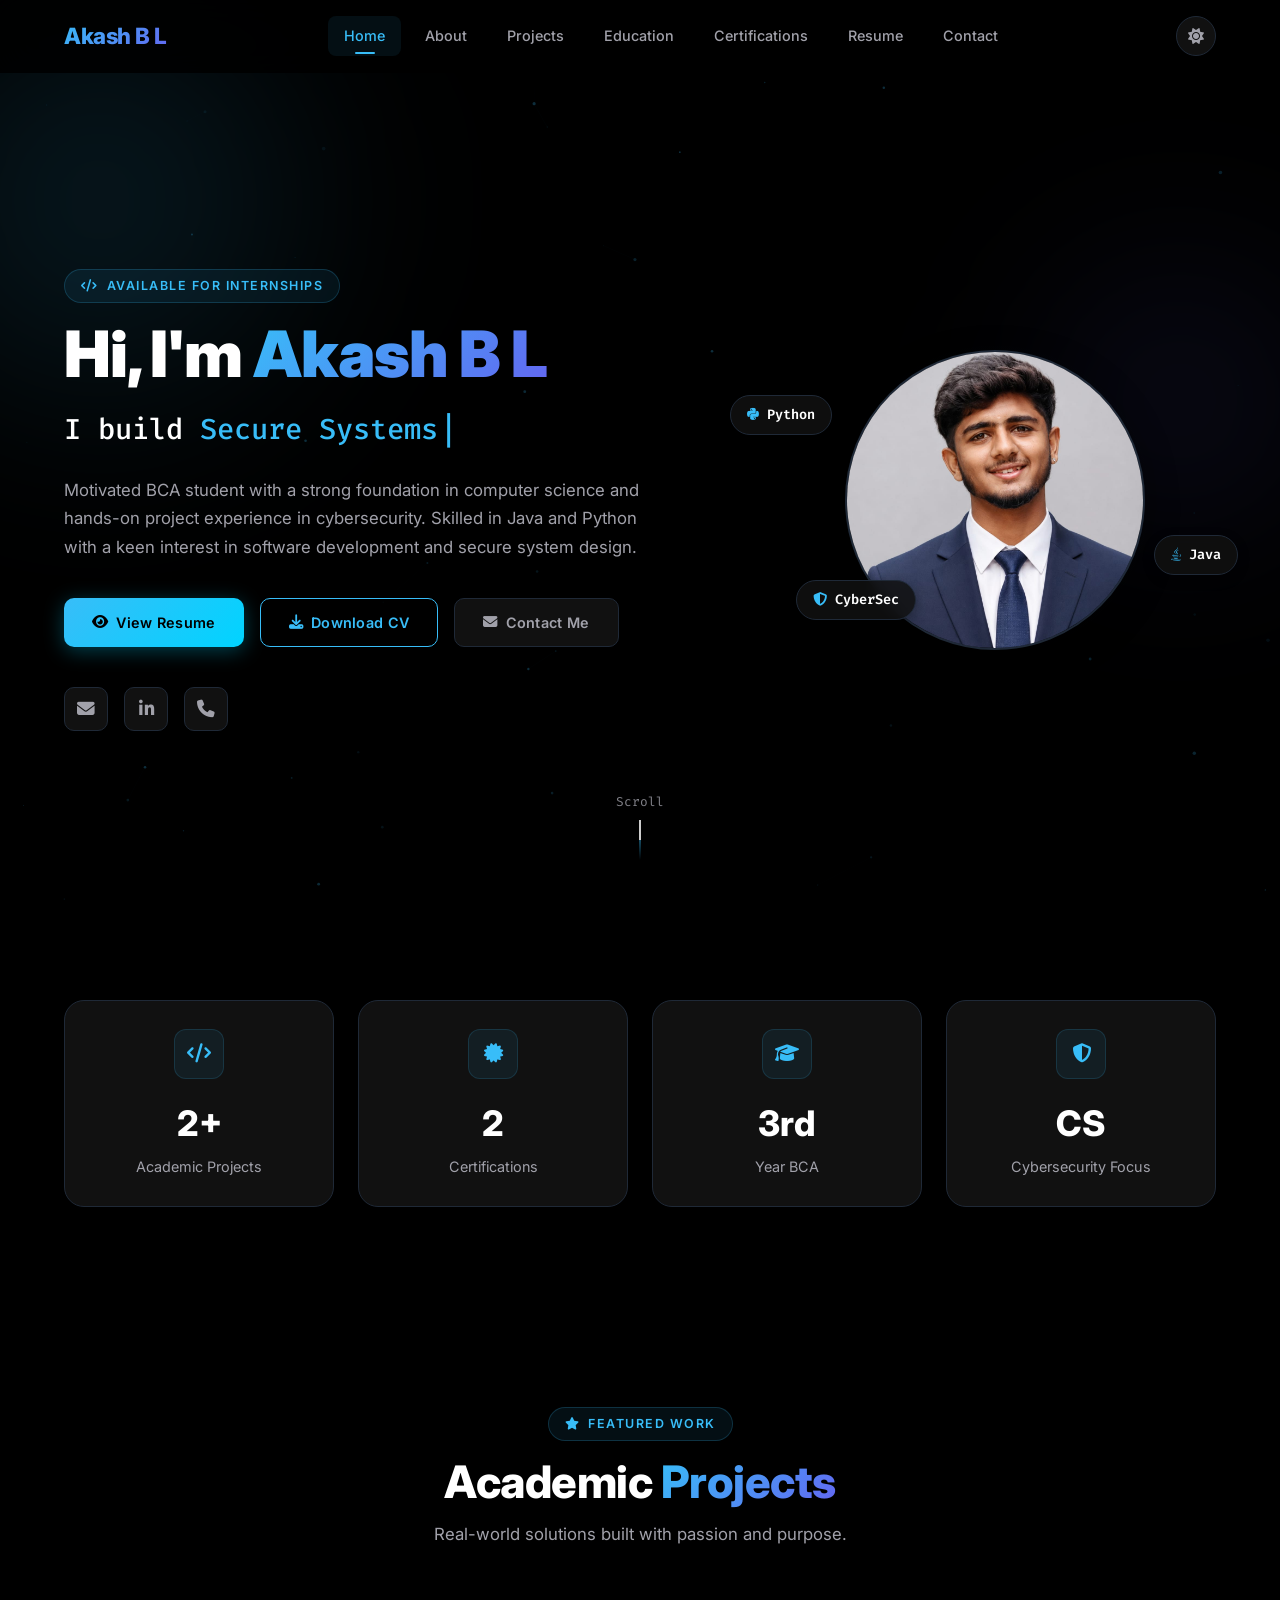
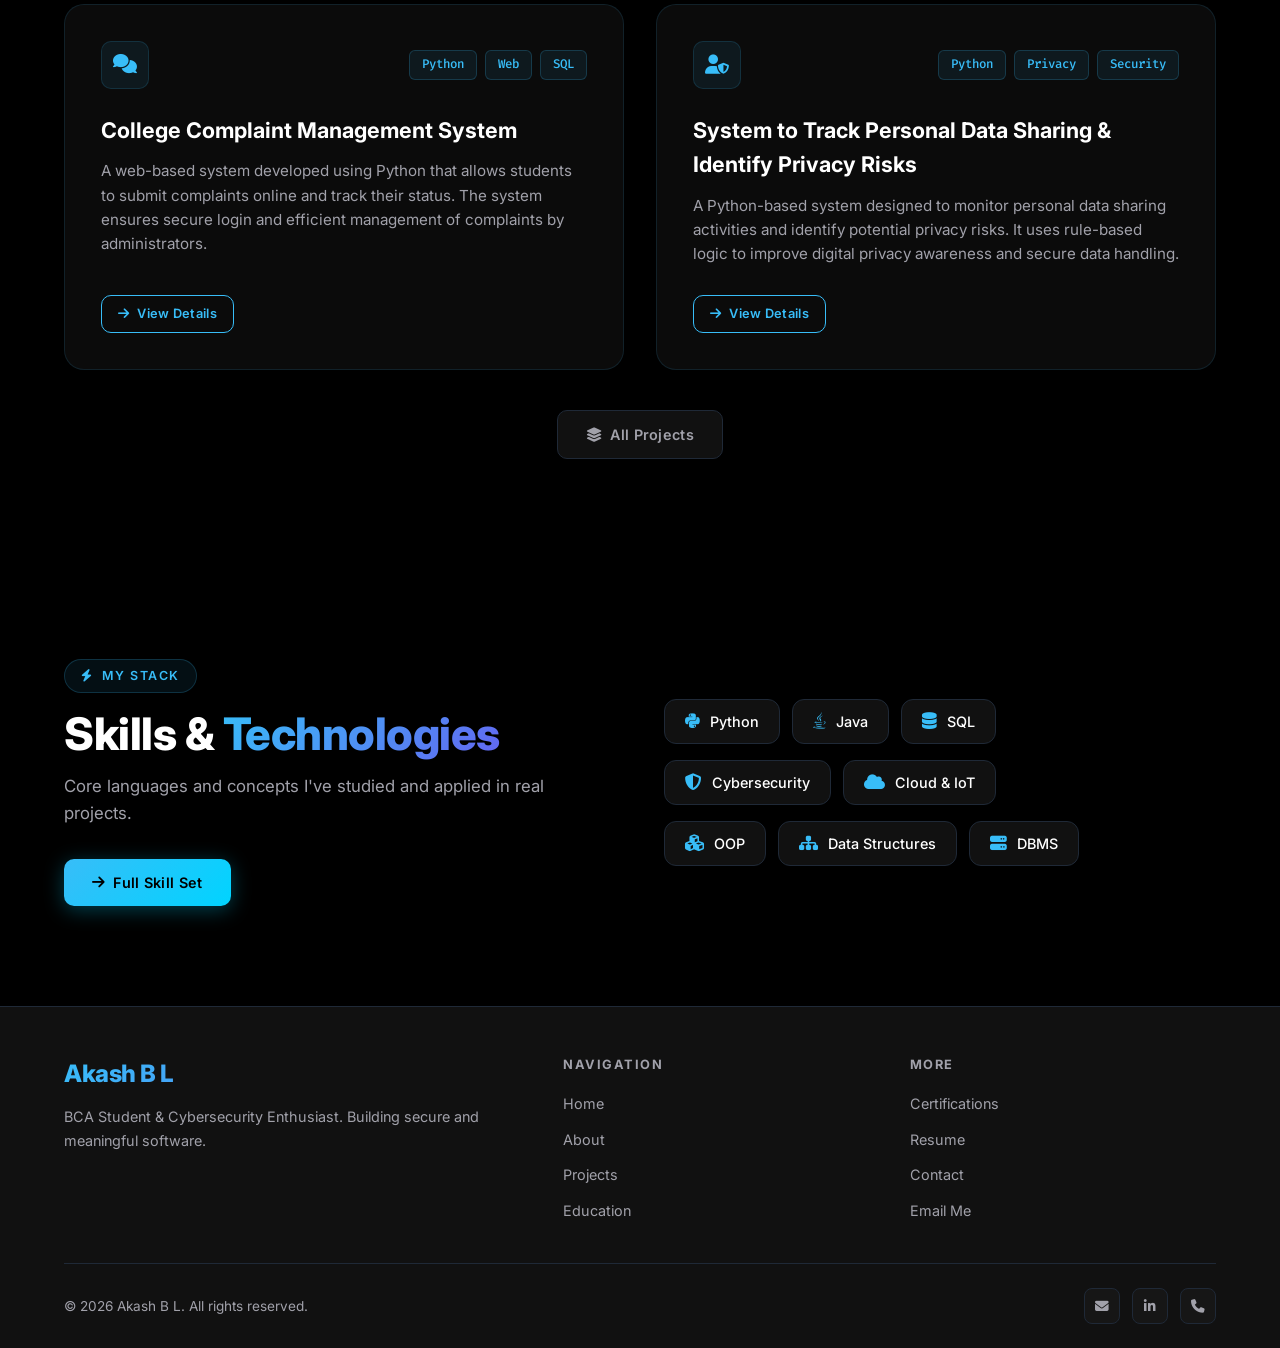
<file: portfolio/index.html>
<!DOCTYPE html>
<html lang="en">
<head>
  <meta charset="UTF-8" />
  <meta name="viewport" content="width=device-width, initial-scale=1.0" />
  <title>Akash B L — Developer Portfolio</title>
  <meta name="description" content="Akash B L — BCA Student & Cybersecurity Enthusiast. Explore my projects, skills, and journey." />
  <meta name="keywords" content="Akash B L, BCA, Cybersecurity, Python, Java, Portfolio, Developer" />

  <!-- Favicon -->
  <link rel="icon" type="image/jpeg" href="assets/images/profile.jpg" />

  <!-- Google Fonts -->
  <link rel="preconnect" href="https://fonts.googleapis.com" />
  <link rel="preconnect" href="https://fonts.gstatic.com" crossorigin />
  <link href="https://fonts.googleapis.com/css2?family=Inter:wght@300;400;500;600;700;800;900&family=Fira+Code:wght@300;400;500&display=swap" rel="stylesheet" />

  <!-- Font Awesome -->
  <link rel="stylesheet" href="https://cdnjs.cloudflare.com/ajax/libs/font-awesome/6.5.0/css/all.min.css" />

  <!-- Styles -->
  <link rel="stylesheet" href="assets/css/style.css" />
  <link rel="stylesheet" href="assets/css/home.css" />
</head>
<body>

<!-- Page Loader -->
<div class="page-loader" id="page-loader">
  <div class="loader-logo">AB</div>
  <div class="loader-bar"><div class="loader-fill"></div></div>
</div>

<!-- Particles Background -->
<canvas id="particles-canvas"></canvas>

<!-- NAVBAR -->
<nav class="navbar" id="navbar">
  <div class="nav-container">
    <a href="index.html" class="nav-logo">Akash B L</a>

    <div class="nav-links">
      <a href="index.html">Home</a>
      <a href="pages/about.html">About</a>
      <a href="pages/projects.html">Projects</a>
      <a href="pages/education.html">Education</a>
      <a href="pages/certifications.html">Certifications</a>
      <a href="pages/resume.html">Resume</a>
      <a href="pages/contact.html">Contact</a>
    </div>

    <div class="nav-actions">
      <button class="theme-toggle" id="theme-toggle" aria-label="Toggle theme">
        <i class="fas fa-sun" id="theme-icon"></i>
      </button>
      <button class="hamburger" id="hamburger" aria-label="Menu">
        <span></span><span></span><span></span>
      </button>
    </div>
  </div>

  <!-- Mobile Menu -->
  <div class="mobile-menu" id="mobile-menu">
    <a href="index.html">Home</a>
    <a href="pages/about.html">About</a>
    <a href="pages/projects.html">Projects</a>
    <a href="pages/education.html">Education</a>
    <a href="pages/certifications.html">Certifications</a>
    <a href="pages/resume.html">Resume</a>
    <a href="pages/contact.html">Contact</a>
  </div>
</nav>

<!-- ===================== HERO ===================== -->
<section class="hero-section" id="hero">

  <!-- Ambient Glows -->
  <div class="ambient-glow glow-blue" style="width:600px;height:600px;top:-100px;left:-200px;"></div>
  <div class="ambient-glow glow-purple" style="width:400px;height:400px;top:200px;right:-100px;"></div>

  <div class="hero-inner">

    <!-- Left Content -->
    <div class="hero-content reveal-left">
      <div class="section-tag">
        <i class="fas fa-code"></i> Available for Internships
      </div>

      <h1 class="hero-name">
        Hi, I'm <span>Akash B L</span>
      </h1>

      <div class="hero-typing-wrap">
        <span class="typing-prefix">I build </span>
        <span class="typing-cursor-wrap">
          <span id="typing-text"
            data-texts='["Secure Systems","Web Applications","Privacy Tools","Clean Code"]'
          ></span>
          <span class="typing-cursor">|</span>
        </span>
      </div>

      <p class="hero-desc">
        Motivated BCA student with a strong foundation in computer science and hands-on project
        experience in cybersecurity. Skilled in Java and Python with a keen interest in
        software development and secure system design.
      </p>

      <div class="hero-cta">
        <a href="pages/resume.html" class="btn btn-primary" id="view-resume-btn">
          <i class="fas fa-eye"></i> View Resume
        </a>
        <a href="assets/akash-resume.pdf" download class="btn btn-secondary" id="download-resume-btn">
          <i class="fas fa-download"></i> Download CV
        </a>
        <a href="pages/contact.html" class="btn btn-ghost" id="contact-me-btn">
          <i class="fas fa-envelope"></i> Contact Me
        </a>
      </div>

      <div class="hero-socials">
        <a href="mailto:akashakubl@gmail.com" aria-label="Email" class="social-link" id="email-link">
          <i class="fas fa-envelope"></i>
        </a>
        <a href="https://www.linkedin.com/in/akash-b-l-0abb05404" target="_blank" rel="noopener" aria-label="LinkedIn" class="social-link" id="linkedin-link">
          <i class="fab fa-linkedin-in"></i>
        </a>
        <a href="tel:7795047331" aria-label="Phone" class="social-link" id="phone-link">
          <i class="fas fa-phone"></i>
        </a>
      </div>
    </div>

    <!-- Right — Profile Photo -->
    <div class="hero-photo-wrap reveal-right">
      <div class="hero-photo-bg"></div>
      <div class="hero-photo-ring"></div>
      <img
        src="assets/images/profile.jpg"
        alt="Akash B L — Profile Photo"
        class="hero-photo"
        id="hero-profile-photo"
      />

      <!-- Floating Code Chips -->
      <div class="code-chip chip-1"><i class="fab fa-python"></i> Python</div>
      <div class="code-chip chip-2"><i class="fab fa-java"></i> Java</div>
      <div class="code-chip chip-3"><i class="fas fa-shield-alt"></i> CyberSec</div>
    </div>

  </div>

  <!-- Scroll Indicator -->
  <div class="scroll-indicator">
    <span>Scroll</span>
    <div class="scroll-line"></div>
  </div>
</section>

<!-- ===================== QUICK STATS ===================== -->
<section class="stats-section section">
  <div class="section-inner">
    <div class="stats-grid">
      <div class="stat-card card reveal">
        <div class="stat-icon"><i class="fas fa-code"></i></div>
        <div class="stat-value">2+</div>
        <div class="stat-label">Academic Projects</div>
      </div>
      <div class="stat-card card reveal" style="transition-delay:0.1s">
        <div class="stat-icon"><i class="fas fa-certificate"></i></div>
        <div class="stat-value">2</div>
        <div class="stat-label">Certifications</div>
      </div>
      <div class="stat-card card reveal" style="transition-delay:0.2s">
        <div class="stat-icon"><i class="fas fa-graduation-cap"></i></div>
        <div class="stat-value">3rd</div>
        <div class="stat-label">Year BCA</div>
      </div>
      <div class="stat-card card reveal" style="transition-delay:0.3s">
        <div class="stat-icon"><i class="fas fa-shield-alt"></i></div>
        <div class="stat-value">CS</div>
        <div class="stat-label">Cybersecurity Focus</div>
      </div>
    </div>
  </div>
</section>

<!-- ===================== FEATURED PROJECTS ===================== -->
<section class="featured-section section">
  <div class="section-inner">
    <div class="section-header reveal">
      <div class="section-tag"><i class="fas fa-star"></i> Featured Work</div>
      <h2 class="section-title">Academic <span>Projects</span></h2>
      <p class="section-subtitle">Real-world solutions built with passion and purpose.</p>
    </div>

    <div class="featured-grid">
      <!-- Project 1 -->
      <div class="featured-card glass-card reveal" style="transition-delay:0.1s">
        <div class="featured-card-header">
          <div class="proj-icon"><i class="fas fa-comments"></i></div>
          <div class="proj-badges">
            <span class="tech-tag">Python</span>
            <span class="tech-tag">Web</span>
            <span class="tech-tag">SQL</span>
          </div>
        </div>
        <h3 class="proj-title">College Complaint Management System</h3>
        <p class="proj-desc">
          A web-based system developed using Python that allows students to submit complaints
          online and track their status. The system ensures secure login and efficient management of
          complaints by administrators.
        </p>
        <a href="pages/projects.html" class="btn btn-secondary proj-link">
          <i class="fas fa-arrow-right"></i> View Details
        </a>
      </div>

      <!-- Project 2 -->
      <div class="featured-card glass-card reveal" style="transition-delay:0.2s">
        <div class="featured-card-header">
          <div class="proj-icon"><i class="fas fa-user-shield"></i></div>
          <div class="proj-badges">
            <span class="tech-tag">Python</span>
            <span class="tech-tag">Privacy</span>
            <span class="tech-tag">Security</span>
          </div>
        </div>
        <h3 class="proj-title">System to Track Personal Data Sharing & Identify Privacy Risks</h3>
        <p class="proj-desc">
          A Python-based system designed to monitor personal data sharing activities and identify
          potential privacy risks. It uses rule-based logic to improve digital privacy awareness and
          secure data handling.
        </p>
        <a href="pages/projects.html" class="btn btn-secondary proj-link">
          <i class="fas fa-arrow-right"></i> View Details
        </a>
      </div>
    </div>

    <div class="text-center reveal" style="margin-top:40px">
      <a href="pages/projects.html" class="btn btn-ghost" id="all-projects-btn">
        <i class="fas fa-layer-group"></i> All Projects
      </a>
    </div>
  </div>
</section>

<!-- ===================== SKILLS TEASER ===================== -->
<section class="skills-teaser section">
  <div class="section-inner">
    <div class="skills-teaser-wrap">
      <div class="reveal-left">
        <div class="section-tag"><i class="fas fa-bolt"></i> My Stack</div>
        <h2 class="section-title">Skills &amp; <span>Technologies</span></h2>
        <p class="section-subtitle" style="margin-bottom:32px">
          Core languages and concepts I've studied and applied in real projects.
        </p>
        <a href="pages/about.html" class="btn btn-primary" id="full-skills-btn">
          <i class="fas fa-arrow-right"></i> Full Skill Set
        </a>
      </div>

      <div class="skills-chips reveal-right">
        <div class="chips-row">
          <div class="skill-chip"><i class="fab fa-python"></i> Python</div>
          <div class="skill-chip"><i class="fab fa-java"></i> Java</div>
          <div class="skill-chip"><i class="fas fa-database"></i> SQL</div>
        </div>
        <div class="chips-row">
          <div class="skill-chip"><i class="fas fa-shield-alt"></i> Cybersecurity</div>
          <div class="skill-chip"><i class="fas fa-cloud"></i> Cloud &amp; IoT</div>
        </div>
        <div class="chips-row">
          <div class="skill-chip"><i class="fas fa-cubes"></i> OOP</div>
          <div class="skill-chip"><i class="fas fa-sitemap"></i> Data Structures</div>
          <div class="skill-chip"><i class="fas fa-server"></i> DBMS</div>
        </div>
      </div>
    </div>
  </div>
</section>

<!-- ===================== FOOTER ===================== -->
<footer class="footer">
  <div class="footer-inner">
    <div class="footer-grid">
      <div class="footer-brand">
        <a href="index.html" class="nav-logo">Akash B L</a>
        <p>BCA Student & Cybersecurity Enthusiast. Building secure and meaningful software.</p>
      </div>
      <div class="footer-col">
        <h4>Navigation</h4>
        <ul>
          <li><a href="index.html">Home</a></li>
          <li><a href="pages/about.html">About</a></li>
          <li><a href="pages/projects.html">Projects</a></li>
          <li><a href="pages/education.html">Education</a></li>
        </ul>
      </div>
      <div class="footer-col">
        <h4>More</h4>
        <ul>
          <li><a href="pages/certifications.html">Certifications</a></li>
          <li><a href="pages/resume.html">Resume</a></li>
          <li><a href="pages/contact.html">Contact</a></li>
          <li><a href="mailto:akashakubl@gmail.com">Email Me</a></li>
        </ul>
      </div>
    </div>

    <div class="footer-bottom">
      <p>&copy; 2026 Akash B L. All rights reserved.</p>
      <div class="footer-socials">
        <a href="mailto:akashakubl@gmail.com" aria-label="Email" id="footer-email">
          <i class="fas fa-envelope"></i>
        </a>
        <a href="https://www.linkedin.com/in/akash-b-l-0abb05404" target="_blank" rel="noopener" aria-label="LinkedIn" id="footer-linkedin">
          <i class="fab fa-linkedin-in"></i>
        </a>
        <a href="tel:7795047331" aria-label="Phone" id="footer-phone">
          <i class="fas fa-phone"></i>
        </a>
      </div>
    </div>
  </div>
</footer>

<!-- Scroll To Top -->
<button class="scroll-top" id="scroll-top" aria-label="Scroll to top">
  <i class="fas fa-arrow-up"></i>
</button>

<script src="assets/js/main.js"></script>
</body>
</html>
</file>
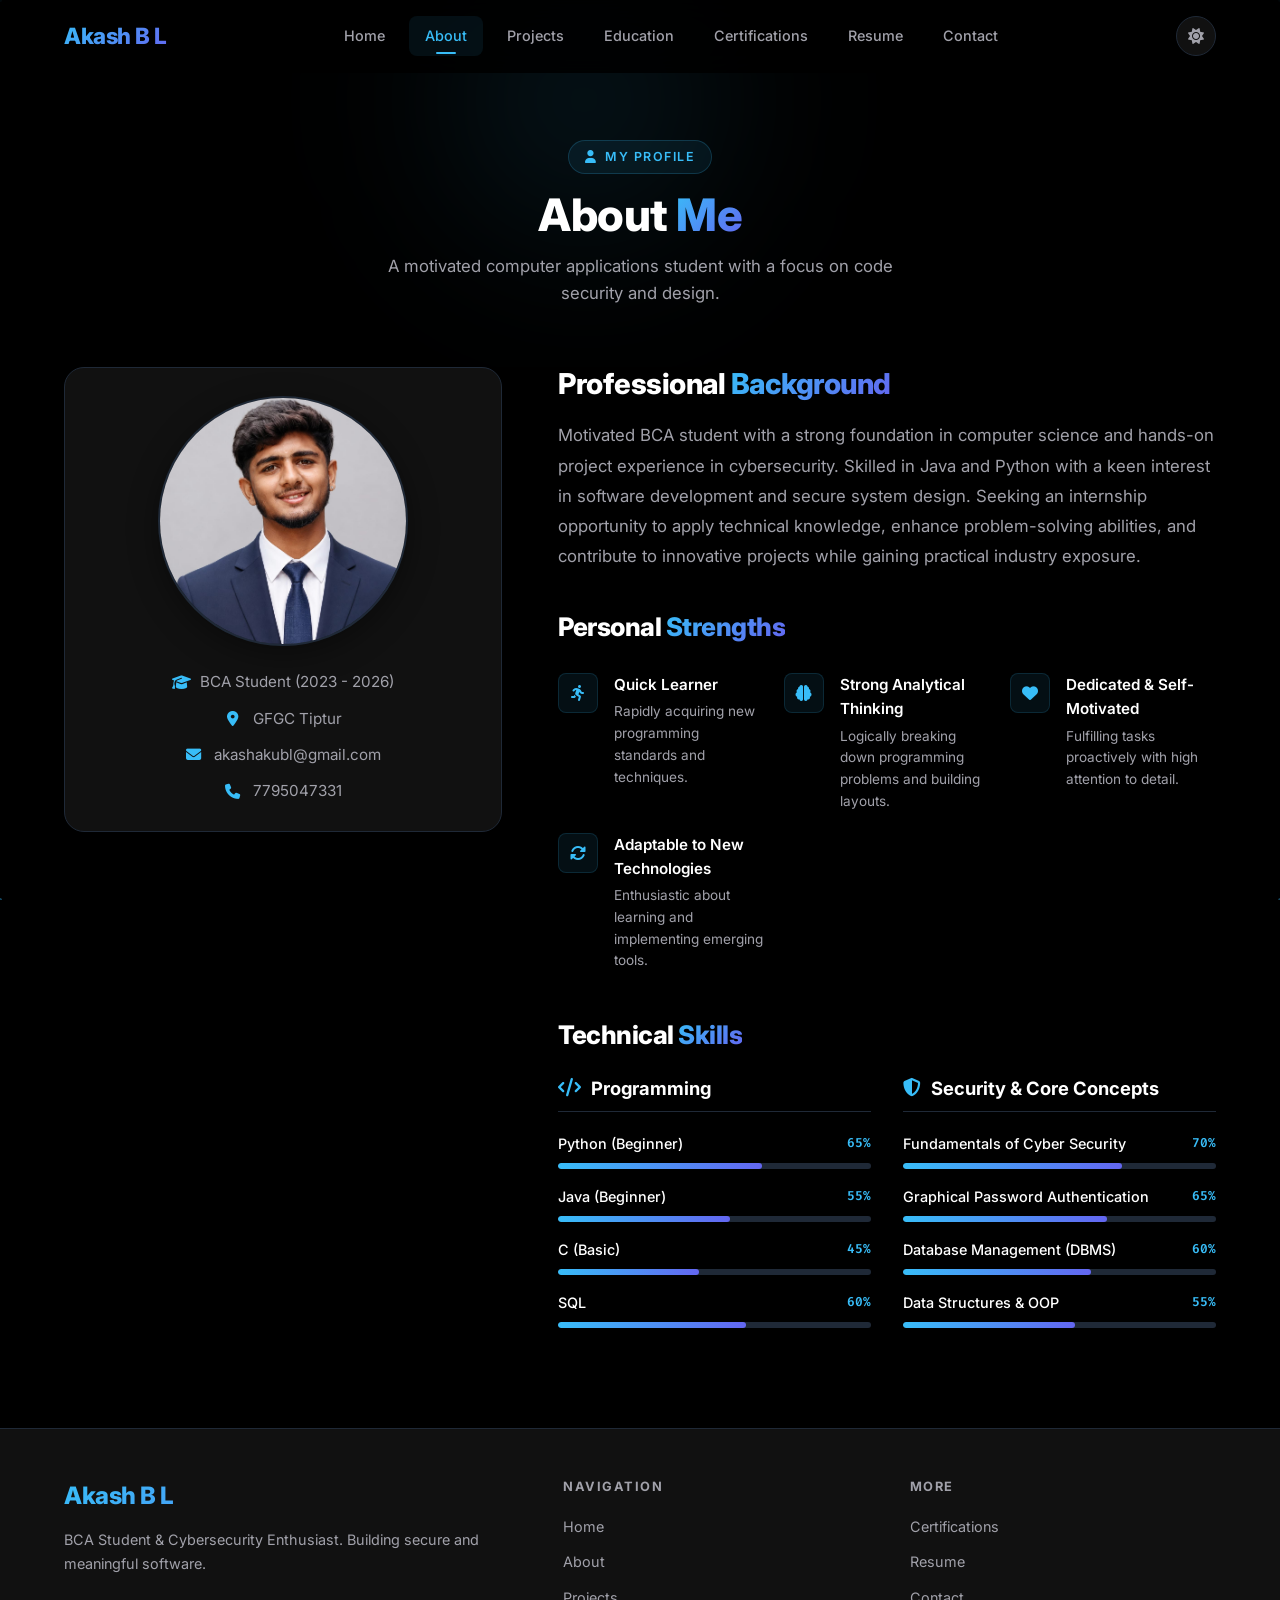
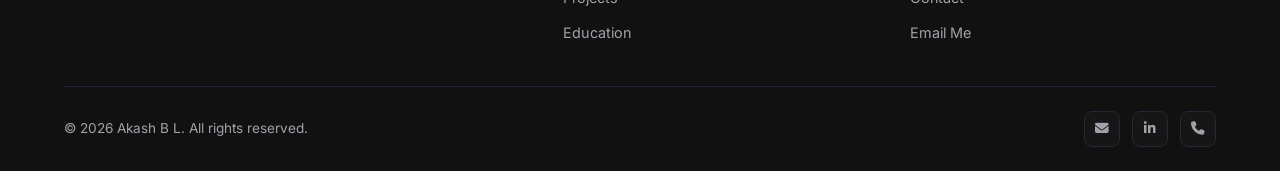
<file: portfolio/pages/about.html>
<!DOCTYPE html>
<html lang="en">
<head>
  <meta charset="UTF-8" />
  <meta name="viewport" content="width=device-width, initial-scale=1.0" />
  <title>About | Akash B L</title>
  <meta name="description" content="Learn more about Akash B L, a motivated BCA student focused on cybersecurity, Java, Python, and software design." />

  <!-- Favicon -->
  <link rel="icon" type="image/jpeg" href="../assets/images/profile.jpg" />

  <!-- Google Fonts -->
  <link rel="preconnect" href="https://fonts.googleapis.com" />
  <link rel="preconnect" href="https://fonts.gstatic.com" crossorigin />
  <link href="https://fonts.googleapis.com/css2?family=Inter:wght@300;400;500;600;700;800;900&family=Fira+Code:wght@300;400;500&display=swap" rel="stylesheet" />

  <!-- Font Awesome -->
  <link rel="stylesheet" href="https://cdnjs.cloudflare.com/ajax/libs/font-awesome/6.5.0/css/all.min.css" />

  <!-- Styles -->
  <link rel="stylesheet" href="../assets/css/style.css" />
  <link rel="stylesheet" href="../assets/css/pages.css" />
</head>
<body>

<!-- Page Loader -->
<div class="page-loader" id="page-loader">
  <div class="loader-logo">AB</div>
  <div class="loader-bar"><div class="loader-fill"></div></div>
</div>

<!-- Particles Canvas -->
<canvas id="particles-canvas"></canvas>

<!-- NAVBAR -->
<nav class="navbar" id="navbar">
  <div class="nav-container">
    <a href="../index.html" class="nav-logo">Akash B L</a>

    <div class="nav-links">
      <a href="../index.html">Home</a>
      <a href="about.html">About</a>
      <a href="projects.html">Projects</a>
      <a href="education.html">Education</a>
      <a href="certifications.html">Certifications</a>
      <a href="resume.html">Resume</a>
      <a href="contact.html">Contact</a>
    </div>

    <div class="nav-actions">
      <button class="theme-toggle" id="theme-toggle" aria-label="Toggle theme">
        <i class="fas fa-sun" id="theme-icon"></i>
      </button>
      <button class="hamburger" id="hamburger" aria-label="Menu">
        <span></span><span></span><span></span>
      </button>
    </div>
  </div>

  <!-- Mobile Menu -->
  <div class="mobile-menu" id="mobile-menu">
    <a href="../index.html">Home</a>
    <a href="about.html">About</a>
    <a href="projects.html">Projects</a>
    <a href="education.html">Education</a>
    <a href="certifications.html">Certifications</a>
    <a href="resume.html">Resume</a>
    <a href="contact.html">Contact</a>
  </div>
</nav>

<!-- ===================== PAGE HEADER ===================== -->
<section class="page-header-section">
  <div class="ambient-glow glow-blue" style="width:400px;height:400px;top:-100px;left:30%"></div>
  <div class="page-header-inner reveal">
    <div class="section-tag"><i class="fas fa-user"></i> My Profile</div>
    <h1 class="section-title">About <span>Me</span></h1>
    <p class="section-subtitle">A motivated computer applications student with a focus on code security and design.</p>
  </div>
</section>

<!-- ===================== ABOUT CONTENT ===================== -->
<section class="section" style="padding-top:0">
  <div class="section-inner">
    <div class="about-grid">

      <!-- Left Profile Details -->
      <div class="about-photo-card card reveal-left">
        <img src="../assets/images/profile.jpg" alt="Akash B L" class="about-profile-photo" id="about-profile-photo" />
        <div class="about-meta">
          <div class="meta-item"><i class="fas fa-graduation-cap"></i> BCA Student (2023 - 2026)</div>
          <div class="meta-item"><i class="fas fa-map-marker-alt"></i> GFGC Tiptur</div>
          <div class="meta-item"><i class="fas fa-envelope"></i> akashakubl@gmail.com</div>
          <div class="meta-item"><i class="fas fa-phone"></i> 7795047331</div>
        </div>
      </div>

      <!-- Right Bio & Skills -->
      <div class="about-details reveal-right">
        <h2 class="section-title" style="font-size:1.8rem; margin-bottom:20px">Professional <span>Background</span></h2>
        <p class="about-bio">
          Motivated BCA student with a strong foundation in computer science and hands-on project
          experience in cybersecurity. Skilled in Java and Python with a keen interest in software
          development and secure system design. Seeking an internship opportunity to apply technical
          knowledge, enhance problem-solving abilities, and contribute to innovative projects while
          gaining practical industry exposure.
        </p>

        <!-- Strengths Section -->
        <h2 class="section-title" style="font-size:1.6rem; margin-bottom:20px">Personal <span>Strengths</span></h2>
        <div class="strengths-grid" style="margin-bottom:40px">
          <div class="strength-card">
            <div class="strength-icon"><i class="fas fa-running"></i></div>
            <div>
              <div class="strength-title">Quick Learner</div>
              <div class="strength-desc">Rapidly acquiring new programming standards and techniques.</div>
            </div>
          </div>
          <div class="strength-card">
            <div class="strength-icon"><i class="fas fa-brain"></i></div>
            <div>
              <div class="strength-title">Strong Analytical Thinking</div>
              <div class="strength-desc">Logically breaking down programming problems and building layouts.</div>
            </div>
          </div>
          <div class="strength-card">
            <div class="strength-icon"><i class="fas fa-heart"></i></div>
            <div>
              <div class="strength-title">Dedicated &amp; Self-Motivated</div>
              <div class="strength-desc">Fulfilling tasks proactively with high attention to detail.</div>
            </div>
          </div>
          <div class="strength-card">
            <div class="strength-icon"><i class="fas fa-sync-alt"></i></div>
            <div>
              <div class="strength-title">Adaptable to New Technologies</div>
              <div class="strength-desc">Enthusiastic about learning and implementing emerging tools.</div>
            </div>
          </div>
        </div>

        <!-- Skills Section -->
        <div class="about-skills-section">
          <h2 class="section-title" style="font-size:1.6rem; margin-bottom:24px">Technical <span>Skills</span></h2>

          <div class="skills-grid">
            <!-- Languages -->
            <div class="skills-category">
              <h3><i class="fas fa-code"></i> Programming</h3>
              <div class="skill-bar-container">
                <div class="skill-bar">
                  <div class="skill-bar-header">
                    <span class="skill-bar-label">Python (Beginner)</span>
                    <span class="skill-bar-pct">65%</span>
                  </div>
                  <div class="skill-bar-track">
                    <div class="skill-bar-fill" data-width="65%"></div>
                  </div>
                </div>
                <div class="skill-bar">
                  <div class="skill-bar-header">
                    <span class="skill-bar-label">Java (Beginner)</span>
                    <span class="skill-bar-pct">55%</span>
                  </div>
                  <div class="skill-bar-track">
                    <div class="skill-bar-fill" data-width="55%"></div>
                  </div>
                </div>
                <div class="skill-bar">
                  <div class="skill-bar-header">
                    <span class="skill-bar-label">C (Basic)</span>
                    <span class="skill-bar-pct">45%</span>
                  </div>
                  <div class="skill-bar-track">
                    <div class="skill-bar-fill" data-width="45%"></div>
                  </div>
                </div>
                <div class="skill-bar">
                  <div class="skill-bar-header">
                    <span class="skill-bar-label">SQL</span>
                    <span class="skill-bar-pct">60%</span>
                  </div>
                  <div class="skill-bar-track">
                    <div class="skill-bar-fill" data-width="60%"></div>
                  </div>
                </div>
              </div>
            </div>

            <!-- Cybersecurity & Core -->
            <div class="skills-category">
              <h3><i class="fas fa-shield-alt"></i> Security &amp; Core Concepts</h3>
              <div class="skill-bar-container">
                <div class="skill-bar">
                  <div class="skill-bar-header">
                    <span class="skill-bar-label">Fundamentals of Cyber Security</span>
                    <span class="skill-bar-pct">70%</span>
                  </div>
                  <div class="skill-bar-track">
                    <div class="skill-bar-fill" data-width="70%"></div>
                  </div>
                </div>
                <div class="skill-bar">
                  <div class="skill-bar-header">
                    <span class="skill-bar-label">Graphical Password Authentication</span>
                    <span class="skill-bar-pct">65%</span>
                  </div>
                  <div class="skill-bar-track">
                    <div class="skill-bar-fill" data-width="65%"></div>
                  </div>
                </div>
                <div class="skill-bar">
                  <div class="skill-bar-header">
                    <span class="skill-bar-label">Database Management (DBMS)</span>
                    <span class="skill-bar-pct">60%</span>
                  </div>
                  <div class="skill-bar-track">
                    <div class="skill-bar-fill" data-width="60%"></div>
                  </div>
                </div>
                <div class="skill-bar">
                  <div class="skill-bar-header">
                    <span class="skill-bar-label">Data Structures &amp; OOP</span>
                    <span class="skill-bar-pct">55%</span>
                  </div>
                  <div class="skill-bar-track">
                    <div class="skill-bar-fill" data-width="55%"></div>
                  </div>
                </div>
              </div>
            </div>
          </div>

        </div>

      </div>

    </div>
  </div>
</section>

<!-- ===================== FOOTER ===================== -->
<footer class="footer">
  <div class="footer-inner">
    <div class="footer-grid">
      <div class="footer-brand">
        <a href="../index.html" class="nav-logo">Akash B L</a>
        <p>BCA Student & Cybersecurity Enthusiast. Building secure and meaningful software.</p>
      </div>
      <div class="footer-col">
        <h4>Navigation</h4>
        <ul>
          <li><a href="../index.html">Home</a></li>
          <li><a href="about.html">About</a></li>
          <li><a href="projects.html">Projects</a></li>
          <li><a href="education.html">Education</a></li>
        </ul>
      </div>
      <div class="footer-col">
        <h4>More</h4>
        <ul>
          <li><a href="certifications.html">Certifications</a></li>
          <li><a href="resume.html">Resume</a></li>
          <li><a href="contact.html">Contact</a></li>
          <li><a href="mailto:akashakubl@gmail.com">Email Me</a></li>
        </ul>
      </div>
    </div>

    <div class="footer-bottom">
      <p>&copy; 2026 Akash B L. All rights reserved.</p>
      <div class="footer-socials">
        <a href="mailto:akashakubl@gmail.com" aria-label="Email" id="footer-email">
          <i class="fas fa-envelope"></i>
        </a>
        <a href="https://www.linkedin.com/in/akash-b-l-0abb05404" target="_blank" rel="noopener" aria-label="LinkedIn" id="footer-linkedin">
          <i class="fab fa-linkedin-in"></i>
        </a>
        <a href="tel:7795047331" aria-label="Phone" id="footer-phone">
          <i class="fas fa-phone"></i>
        </a>
      </div>
    </div>
  </div>
</footer>

<!-- Scroll To Top -->
<button class="scroll-top" id="scroll-top" aria-label="Scroll to top">
  <i class="fas fa-arrow-up"></i>
</button>

<script src="../assets/js/main.js"></script>
</body>
</html>
</file>
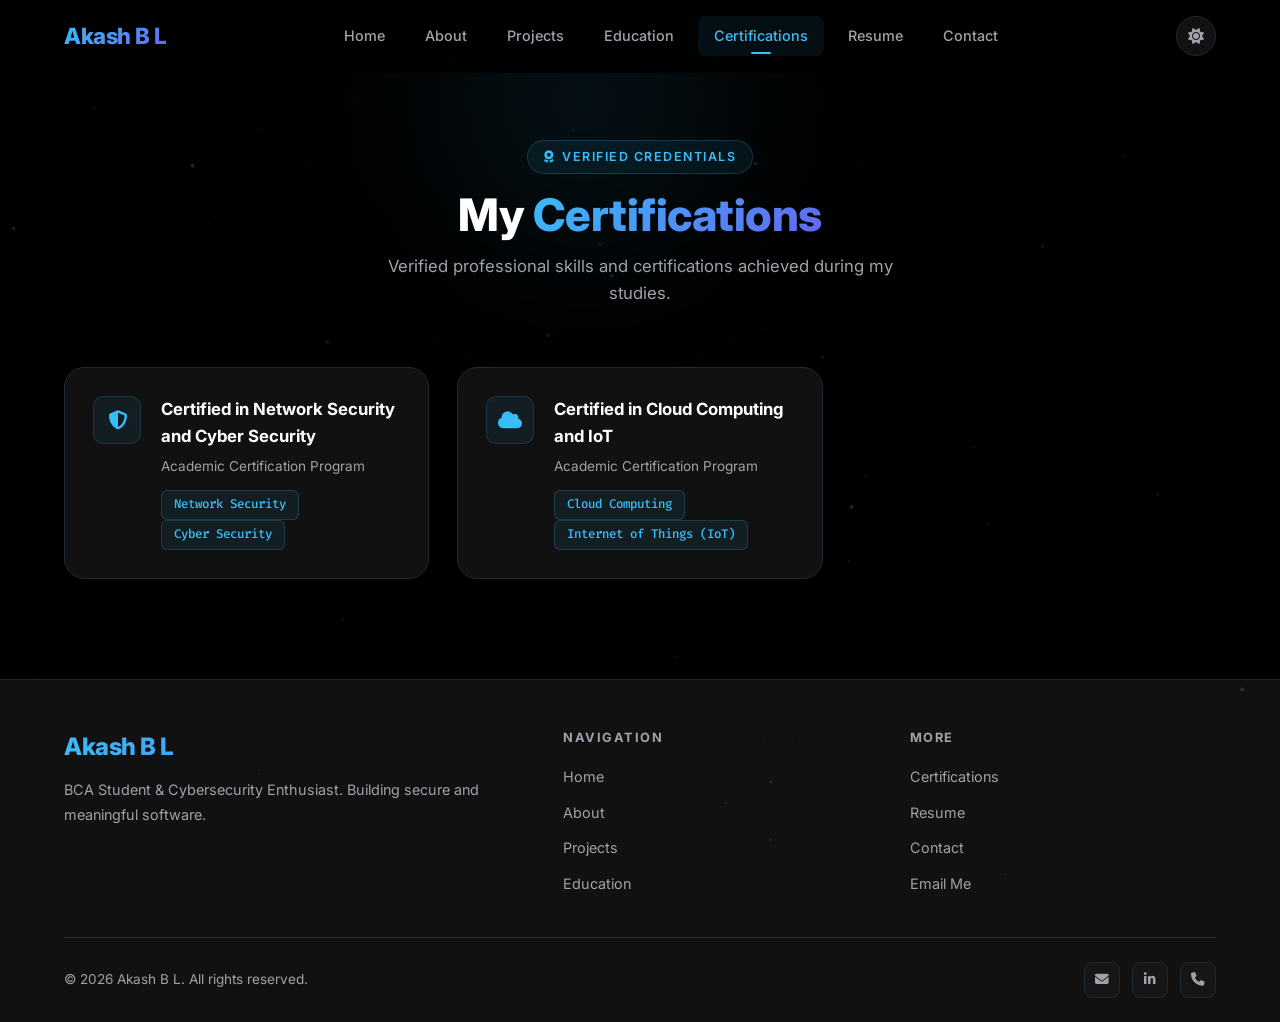
<file: portfolio/pages/certifications.html>
<!DOCTYPE html>
<html lang="en">
<head>
  <meta charset="UTF-8" />
  <meta name="viewport" content="width=device-width, initial-scale=1.0" />
  <title>Certifications | Akash B L</title>
  <meta name="description" content="Professional certifications achieved by Akash B L including Network Security, Cyber Security, Cloud Computing, and IoT." />

  <!-- Favicon -->
  <link rel="icon" type="image/jpeg" href="../assets/images/profile.jpg" />

  <!-- Google Fonts -->
  <link rel="preconnect" href="https://fonts.googleapis.com" />
  <link rel="preconnect" href="https://fonts.gstatic.com" crossorigin />
  <link href="https://fonts.googleapis.com/css2?family=Inter:wght@300;400;500;600;700;800;900&family=Fira+Code:wght@300;400;500&display=swap" rel="stylesheet" />

  <!-- Font Awesome -->
  <link rel="stylesheet" href="https://cdnjs.cloudflare.com/ajax/libs/font-awesome/6.5.0/css/all.min.css" />

  <!-- Styles -->
  <link rel="stylesheet" href="../assets/css/style.css" />
  <link rel="stylesheet" href="../assets/css/pages.css" />
</head>
<body>

<!-- Page Loader -->
<div class="page-loader" id="page-loader">
  <div class="loader-logo">AB</div>
  <div class="loader-bar"><div class="loader-fill"></div></div>
</div>

<!-- Particles Canvas -->
<canvas id="particles-canvas"></canvas>

<!-- NAVBAR -->
<nav class="navbar" id="navbar">
  <div class="nav-container">
    <a href="../index.html" class="nav-logo">Akash B L</a>

    <div class="nav-links">
      <a href="../index.html">Home</a>
      <a href="about.html">About</a>
      <a href="projects.html">Projects</a>
      <a href="education.html">Education</a>
      <a href="certifications.html">Certifications</a>
      <a href="resume.html">Resume</a>
      <a href="contact.html">Contact</a>
    </div>

    <div class="nav-actions">
      <button class="theme-toggle" id="theme-toggle" aria-label="Toggle theme">
        <i class="fas fa-sun" id="theme-icon"></i>
      </button>
      <button class="hamburger" id="hamburger" aria-label="Menu">
        <span></span><span></span><span></span>
      </button>
    </div>
  </div>

  <!-- Mobile Menu -->
  <div class="mobile-menu" id="mobile-menu">
    <a href="../index.html">Home</a>
    <a href="about.html">About</a>
    <a href="projects.html">Projects</a>
    <a href="education.html">Education</a>
    <a href="certifications.html">Certifications</a>
    <a href="resume.html">Resume</a>
    <a href="contact.html">Contact</a>
  </div>
</nav>

<!-- ===================== PAGE HEADER ===================== -->
<section class="page-header-section">
  <div class="ambient-glow glow-blue" style="width:400px;height:400px;top:-100px;left:30%"></div>
  <div class="page-header-inner reveal">
    <div class="section-tag"><i class="fas fa-award"></i> Verified Credentials</div>
    <h1 class="section-title">My <span>Certifications</span></h1>
    <p class="section-subtitle">Verified professional skills and certifications achieved during my studies.</p>
  </div>
</section>

<!-- ===================== CERTIFICATIONS CONTENT ===================== -->
<section class="section" style="padding-top:0">
  <div class="section-inner">

    <div class="certs-grid">

      <!-- Cert 1 -->
      <div class="cert-card card reveal" style="transition-delay:0s">
        <div class="cert-icon">
          <i class="fas fa-shield-halved"></i>
        </div>
        <div>
          <h3 class="cert-title">Certified in Network Security and Cyber Security</h3>
          <p class="cert-issuer">Academic Certification Program</p>
          <span class="tech-tag">Network Security</span>
          <span class="tech-tag">Cyber Security</span>
        </div>
      </div>

      <!-- Cert 2 -->
      <div class="cert-card card reveal" style="transition-delay:0.1s">
        <div class="cert-icon">
          <i class="fas fa-cloud"></i>
        </div>
        <div>
          <h3 class="cert-title">Certified in Cloud Computing and IoT</h3>
          <p class="cert-issuer">Academic Certification Program</p>
          <span class="tech-tag">Cloud Computing</span>
          <span class="tech-tag">Internet of Things (IoT)</span>
        </div>
      </div>

    </div>

  </div>
</section>

<!-- ===================== FOOTER ===================== -->
<footer class="footer">
  <div class="footer-inner">
    <div class="footer-grid">
      <div class="footer-brand">
        <a href="../index.html" class="nav-logo">Akash B L</a>
        <p>BCA Student & Cybersecurity Enthusiast. Building secure and meaningful software.</p>
      </div>
      <div class="footer-col">
        <h4>Navigation</h4>
        <ul>
          <li><a href="../index.html">Home</a></li>
          <li><a href="about.html">About</a></li>
          <li><a href="projects.html">Projects</a></li>
          <li><a href="education.html">Education</a></li>
        </ul>
      </div>
      <div class="footer-col">
        <h4>More</h4>
        <ul>
          <li><a href="certifications.html">Certifications</a></li>
          <li><a href="resume.html">Resume</a></li>
          <li><a href="contact.html">Contact</a></li>
          <li><a href="mailto:akashakubl@gmail.com">Email Me</a></li>
        </ul>
      </div>
    </div>

    <div class="footer-bottom">
      <p>&copy; 2026 Akash B L. All rights reserved.</p>
      <div class="footer-socials">
        <a href="mailto:akashakubl@gmail.com" aria-label="Email" id="footer-email">
          <i class="fas fa-envelope"></i>
        </a>
        <a href="https://www.linkedin.com/in/akash-b-l-0abb05404" target="_blank" rel="noopener" aria-label="LinkedIn" id="footer-linkedin">
          <i class="fab fa-linkedin-in"></i>
        </a>
        <a href="tel:7795047331" aria-label="Phone" id="footer-phone">
          <i class="fas fa-phone"></i>
        </a>
      </div>
    </div>
  </div>
</footer>

<!-- Scroll To Top -->
<button class="scroll-top" id="scroll-top" aria-label="Scroll to top">
  <i class="fas fa-arrow-up"></i>
</button>

<script src="../assets/js/main.js"></script>
</body>
</html>
</file>
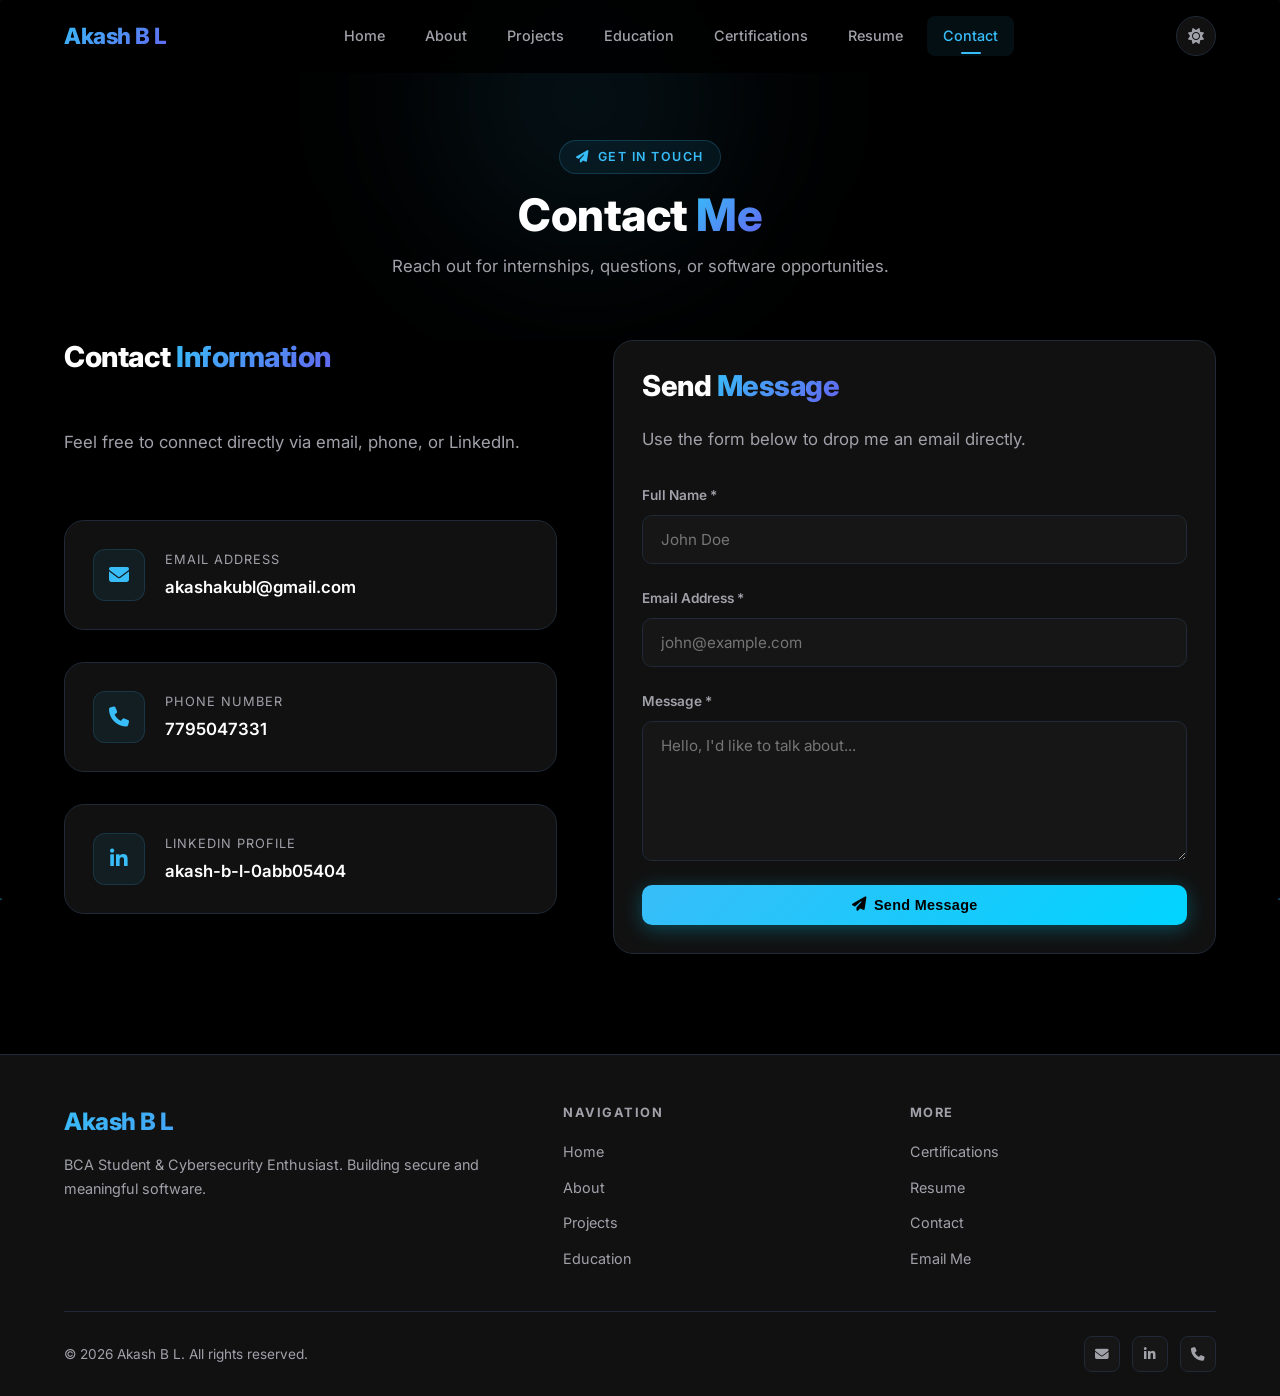
<file: portfolio/pages/contact.html>
<!DOCTYPE html>
<html lang="en">
<head>
  <meta charset="UTF-8" />
  <meta name="viewport" content="width=device-width, initial-scale=1.0" />
  <title>Contact | Akash B L</title>
  <meta name="description" content="Get in touch with Akash B L. Send a message, connect on LinkedIn, or call directly." />

  <!-- Favicon -->
  <link rel="icon" type="image/jpeg" href="../assets/images/profile.jpg" />

  <!-- Google Fonts -->
  <link rel="preconnect" href="https://fonts.googleapis.com" />
  <link rel="preconnect" href="https://fonts.gstatic.com" crossorigin />
  <link href="https://fonts.googleapis.com/css2?family=Inter:wght@300;400;500;600;700;800;900&family=Fira+Code:wght@300;400;500&display=swap" rel="stylesheet" />

  <!-- Font Awesome -->
  <link rel="stylesheet" href="https://cdnjs.cloudflare.com/ajax/libs/font-awesome/6.5.0/css/all.min.css" />

  <!-- Styles -->
  <link rel="stylesheet" href="../assets/css/style.css" />
  <link rel="stylesheet" href="../assets/css/pages.css" />
</head>
<body>

<!-- Page Loader -->
<div class="page-loader" id="page-loader">
  <div class="loader-logo">AB</div>
  <div class="loader-bar"><div class="loader-fill"></div></div>
</div>

<!-- Particles Canvas -->
<canvas id="particles-canvas"></canvas>

<!-- NAVBAR -->
<nav class="navbar" id="navbar">
  <div class="nav-container">
    <a href="../index.html" class="nav-logo">Akash B L</a>

    <div class="nav-links">
      <a href="../index.html">Home</a>
      <a href="about.html">About</a>
      <a href="projects.html">Projects</a>
      <a href="education.html">Education</a>
      <a href="certifications.html">Certifications</a>
      <a href="resume.html">Resume</a>
      <a href="contact.html">Contact</a>
    </div>

    <div class="nav-actions">
      <button class="theme-toggle" id="theme-toggle" aria-label="Toggle theme">
        <i class="fas fa-sun" id="theme-icon"></i>
      </button>
      <button class="hamburger" id="hamburger" aria-label="Menu">
        <span></span><span></span><span></span>
      </button>
    </div>
  </div>

  <!-- Mobile Menu -->
  <div class="mobile-menu" id="mobile-menu">
    <a href="../index.html">Home</a>
    <a href="about.html">About</a>
    <a href="projects.html">Projects</a>
    <a href="education.html">Education</a>
    <a href="certifications.html">Certifications</a>
    <a href="resume.html">Resume</a>
    <a href="contact.html">Contact</a>
  </div>
</nav>

<!-- ===================== PAGE HEADER ===================== -->
<section class="page-header-section">
  <div class="ambient-glow glow-blue" style="width:400px;height:400px;top:-100px;left:30%"></div>
  <div class="page-header-inner reveal">
    <div class="section-tag"><i class="fas fa-paper-plane"></i> Get In Touch</div>
    <h1 class="section-title">Contact <span>Me</span></h1>
    <p class="section-subtitle">Reach out for internships, questions, or software opportunities.</p>
  </div>
</section>

<!-- ===================== CONTACT CONTENT ===================== -->
<section class="section" style="padding-top:0">
  <div class="section-inner">
    <div class="contact-grid">

      <!-- Left: Contact info -->
      <div class="contact-info-panel reveal-left">
        <h2 class="section-title" style="font-size:1.8rem; margin-bottom:12px">Contact <span>Information</span></h2>
        <p class="section-subtitle" style="margin-bottom:32px">Feel free to connect directly via email, phone, or LinkedIn.</p>

        <div class="contact-info-card card">
          <div class="contact-icon"><i class="fas fa-envelope"></i></div>
          <div>
            <div class="contact-label">Email Address</div>
            <a href="mailto:akashakubl@gmail.com" class="contact-value" id="contact-email-val">akashakubl@gmail.com</a>
          </div>
        </div>

        <div class="contact-info-card card">
          <div class="contact-icon"><i class="fas fa-phone"></i></div>
          <div>
            <div class="contact-label">Phone Number</div>
            <a href="tel:7795047331" class="contact-value" id="contact-phone-val">7795047331</a>
          </div>
        </div>

        <div class="contact-info-card card">
          <div class="contact-icon"><i class="fab fa-linkedin-in"></i></div>
          <div>
            <div class="contact-label">LinkedIn profile</div>
            <a href="https://www.linkedin.com/in/akash-b-l-0abb05404" target="_blank" rel="noopener" class="contact-value" id="contact-linkedin-val">akash-b-l-0abb05404</a>
          </div>
        </div>
      </div>

      <!-- Right: Contact form -->
      <div class="contact-form-panel card reveal-right">
        <h2 class="section-title" style="font-size:1.8rem; margin-bottom:12px">Send <span>Message</span></h2>
        <p class="section-subtitle" style="margin-bottom:32px">Use the form below to drop me an email directly.</p>

        <form id="contact-form">
          <div class="form-group">
            <label for="cf-name" class="form-label">Full Name *</label>
            <input type="text" id="cf-name" class="form-control" placeholder="John Doe" required />
          </div>

          <div class="form-group">
            <label for="cf-email" class="form-label">Email Address *</label>
            <input type="email" id="cf-email" class="form-control" placeholder="john@example.com" required />
          </div>

          <div class="form-group">
            <label for="cf-message" class="form-label">Message *</label>
            <textarea id="cf-message" class="form-control" placeholder="Hello, I'd like to talk about..." required></textarea>
          </div>

          <button type="submit" class="btn btn-primary" id="send-message-btn" style="width:100%; justify-content:center">
            <i class="fas fa-paper-plane"></i> Send Message
          </button>

          <div id="form-feedback" class="form-feedback"></div>
        </form>
      </div>

    </div>
  </div>
</section>

<!-- ===================== FOOTER ===================== -->
<footer class="footer">
  <div class="footer-inner">
    <div class="footer-grid">
      <div class="footer-brand">
        <a href="../index.html" class="nav-logo">Akash B L</a>
        <p>BCA Student & Cybersecurity Enthusiast. Building secure and meaningful software.</p>
      </div>
      <div class="footer-col">
        <h4>Navigation</h4>
        <ul>
          <li><a href="../index.html">Home</a></li>
          <li><a href="about.html">About</a></li>
          <li><a href="projects.html">Projects</a></li>
          <li><a href="education.html">Education</a></li>
        </ul>
      </div>
      <div class="footer-col">
        <h4>More</h4>
        <ul>
          <li><a href="certifications.html">Certifications</a></li>
          <li><a href="resume.html">Resume</a></li>
          <li><a href="contact.html">Contact</a></li>
          <li><a href="mailto:akashakubl@gmail.com">Email Me</a></li>
        </ul>
      </div>
    </div>

    <div class="footer-bottom">
      <p>&copy; 2026 Akash B L. All rights reserved.</p>
      <div class="footer-socials">
        <a href="mailto:akashakubl@gmail.com" aria-label="Email" id="footer-email">
          <i class="fas fa-envelope"></i>
        </a>
        <a href="https://www.linkedin.com/in/akash-b-l-0abb05404" target="_blank" rel="noopener" aria-label="LinkedIn" id="footer-linkedin">
          <i class="fab fa-linkedin-in"></i>
        </a>
        <a href="tel:7795047331" aria-label="Phone" id="footer-phone">
          <i class="fas fa-phone"></i>
        </a>
      </div>
    </div>
  </div>
</footer>

<!-- Scroll To Top -->
<button class="scroll-top" id="scroll-top" aria-label="Scroll to top">
  <i class="fas fa-arrow-up"></i>
</button>

<script src="../assets/js/main.js"></script>
</body>
</html>
</file>
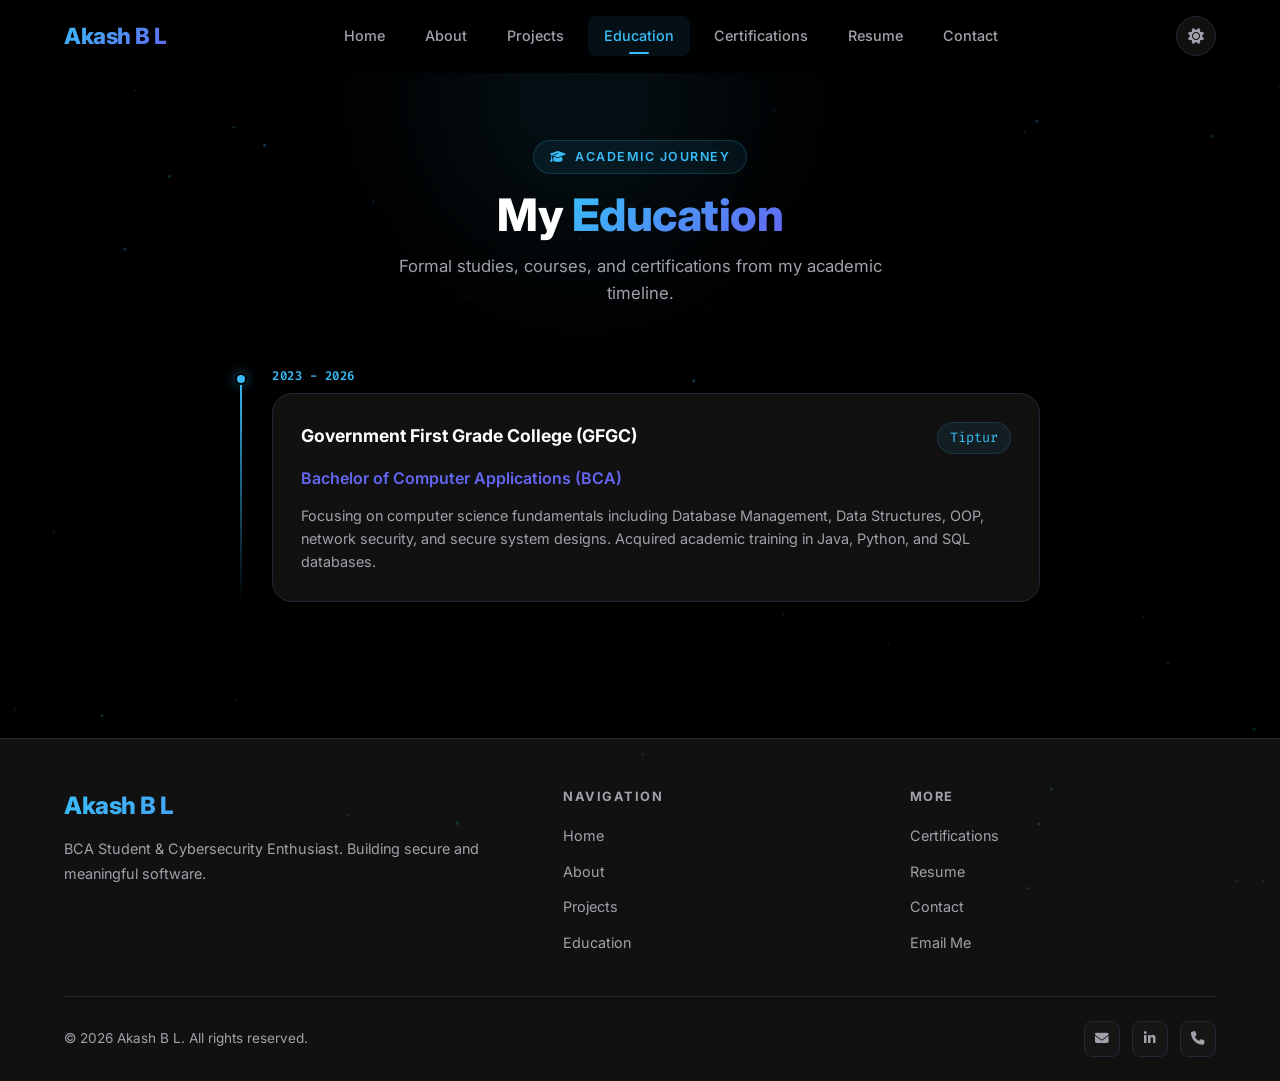
<file: portfolio/pages/education.html>
<!DOCTYPE html>
<html lang="en">
<head>
  <meta charset="UTF-8" />
  <meta name="viewport" content="width=device-width, initial-scale=1.0" />
  <title>Education | Akash B L</title>
  <meta name="description" content="Education history of Akash B L. BCA Student at GFGC Tiptur (2023 - 2026)." />

  <!-- Favicon -->
  <link rel="icon" type="image/jpeg" href="../assets/images/profile.jpg" />

  <!-- Google Fonts -->
  <link rel="preconnect" href="https://fonts.googleapis.com" />
  <link rel="preconnect" href="https://fonts.gstatic.com" crossorigin />
  <link href="https://fonts.googleapis.com/css2?family=Inter:wght@300;400;500;600;700;800;900&family=Fira+Code:wght@300;400;500&display=swap" rel="stylesheet" />

  <!-- Font Awesome -->
  <link rel="stylesheet" href="https://cdnjs.cloudflare.com/ajax/libs/font-awesome/6.5.0/css/all.min.css" />

  <!-- Styles -->
  <link rel="stylesheet" href="../assets/css/style.css" />
  <link rel="stylesheet" href="../assets/css/pages.css" />
</head>
<body>

<!-- Page Loader -->
<div class="page-loader" id="page-loader">
  <div class="loader-logo">AB</div>
  <div class="loader-bar"><div class="loader-fill"></div></div>
</div>

<!-- Particles Canvas -->
<canvas id="particles-canvas"></canvas>

<!-- NAVBAR -->
<nav class="navbar" id="navbar">
  <div class="nav-container">
    <a href="../index.html" class="nav-logo">Akash B L</a>

    <div class="nav-links">
      <a href="../index.html">Home</a>
      <a href="about.html">About</a>
      <a href="projects.html">Projects</a>
      <a href="education.html">Education</a>
      <a href="certifications.html">Certifications</a>
      <a href="resume.html">Resume</a>
      <a href="contact.html">Contact</a>
    </div>

    <div class="nav-actions">
      <button class="theme-toggle" id="theme-toggle" aria-label="Toggle theme">
        <i class="fas fa-sun" id="theme-icon"></i>
      </button>
      <button class="hamburger" id="hamburger" aria-label="Menu">
        <span></span><span></span><span></span>
      </button>
    </div>
  </div>

  <!-- Mobile Menu -->
  <div class="mobile-menu" id="mobile-menu">
    <a href="../index.html">Home</a>
    <a href="about.html">About</a>
    <a href="projects.html">Projects</a>
    <a href="education.html">Education</a>
    <a href="certifications.html">Certifications</a>
    <a href="resume.html">Resume</a>
    <a href="contact.html">Contact</a>
  </div>
</nav>

<!-- ===================== PAGE HEADER ===================== -->
<section class="page-header-section">
  <div class="ambient-glow glow-blue" style="width:400px;height:400px;top:-100px;left:30%"></div>
  <div class="page-header-inner reveal">
    <div class="section-tag"><i class="fas fa-graduation-cap"></i> Academic Journey</div>
    <h1 class="section-title">My <span>Education</span></h1>
    <p class="section-subtitle">Formal studies, courses, and certifications from my academic timeline.</p>
  </div>
</section>

<!-- ===================== EDUCATION CONTENT ===================== -->
<section class="section" style="padding-top:0">
  <div class="section-inner">

    <div class="education-timeline reveal">
      <div class="timeline">

        <!-- Education Entry -->
        <div class="timeline-item">
          <div class="timeline-date">2023 - 2026</div>
          <div class="card edu-card">
            <div class="edu-header">
              <span class="edu-institution">Government First Grade College (GFGC)</span>
              <span class="edu-period">Tiptur</span>
            </div>
            <div class="edu-degree">Bachelor of Computer Applications (BCA)</div>
            <p class="edu-details">
              Focusing on computer science fundamentals including Database Management, Data Structures, OOP, 
              network security, and secure system designs. Acquired academic training in Java, Python, and SQL databases.
            </p>
          </div>
        </div>

      </div>
    </div>

  </div>
</section>

<!-- ===================== FOOTER ===================== -->
<footer class="footer">
  <div class="footer-inner">
    <div class="footer-grid">
      <div class="footer-brand">
        <a href="../index.html" class="nav-logo">Akash B L</a>
        <p>BCA Student & Cybersecurity Enthusiast. Building secure and meaningful software.</p>
      </div>
      <div class="footer-col">
        <h4>Navigation</h4>
        <ul>
          <li><a href="../index.html">Home</a></li>
          <li><a href="about.html">About</a></li>
          <li><a href="projects.html">Projects</a></li>
          <li><a href="education.html">Education</a></li>
        </ul>
      </div>
      <div class="footer-col">
        <h4>More</h4>
        <ul>
          <li><a href="certifications.html">Certifications</a></li>
          <li><a href="resume.html">Resume</a></li>
          <li><a href="contact.html">Contact</a></li>
          <li><a href="mailto:akashakubl@gmail.com">Email Me</a></li>
        </ul>
      </div>
    </div>

    <div class="footer-bottom">
      <p>&copy; 2026 Akash B L. All rights reserved.</p>
      <div class="footer-socials">
        <a href="mailto:akashakubl@gmail.com" aria-label="Email" id="footer-email">
          <i class="fas fa-envelope"></i>
        </a>
        <a href="https://www.linkedin.com/in/akash-b-l-0abb05404" target="_blank" rel="noopener" aria-label="LinkedIn" id="footer-linkedin">
          <i class="fab fa-linkedin-in"></i>
        </a>
        <a href="tel:7795047331" aria-label="Phone" id="footer-phone">
          <i class="fas fa-phone"></i>
        </a>
      </div>
    </div>
  </div>
</footer>

<!-- Scroll To Top -->
<button class="scroll-top" id="scroll-top" aria-label="Scroll to top">
  <i class="fas fa-arrow-up"></i>
</button>

<script src="../assets/js/main.js"></script>
</body>
</html>
</file>
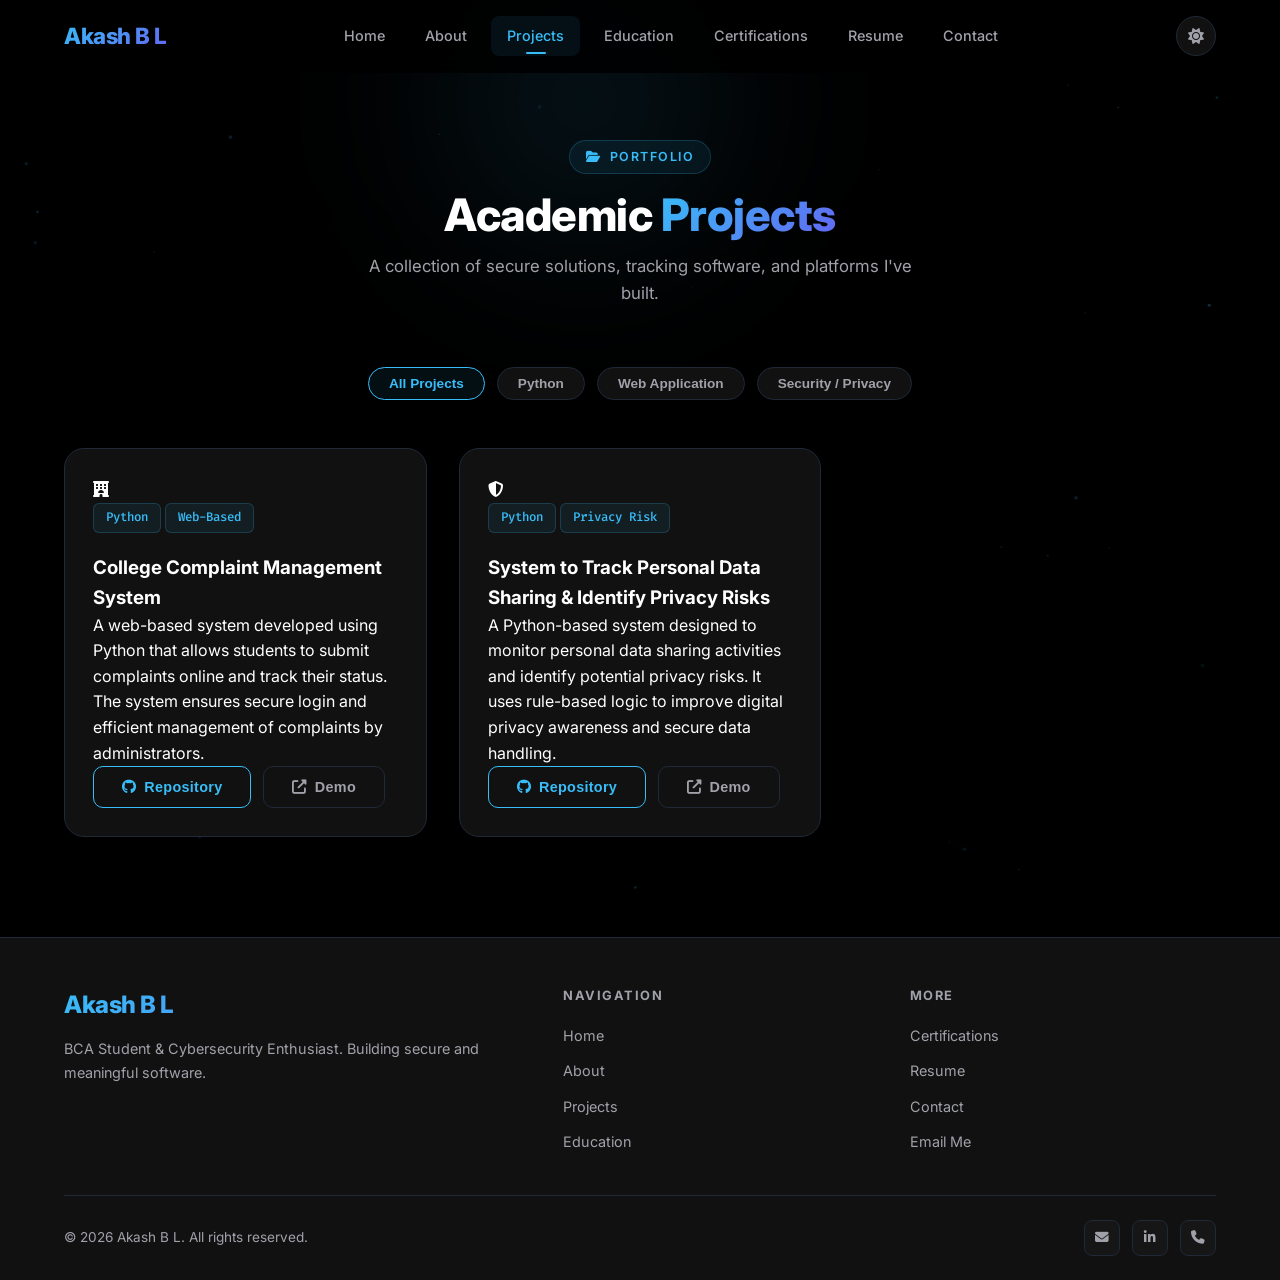
<file: portfolio/pages/projects.html>
<!DOCTYPE html>
<html lang="en">
<head>
  <meta charset="UTF-8" />
  <meta name="viewport" content="width=device-width, initial-scale=1.0" />
  <title>Projects | Akash B L</title>
  <meta name="description" content="Explore academic projects built by Akash B L focusing on Python, web systems, and data privacy security." />

  <!-- Favicon -->
  <link rel="icon" type="image/jpeg" href="../assets/images/profile.jpg" />

  <!-- Google Fonts -->
  <link rel="preconnect" href="https://fonts.googleapis.com" />
  <link rel="preconnect" href="https://fonts.gstatic.com" crossorigin />
  <link href="https://fonts.googleapis.com/css2?family=Inter:wght@300;400;500;600;700;800;900&family=Fira+Code:wght@300;400;500&display=swap" rel="stylesheet" />

  <!-- Font Awesome -->
  <link rel="stylesheet" href="https://cdnjs.cloudflare.com/ajax/libs/font-awesome/6.5.0/css/all.min.css" />

  <!-- Styles -->
  <link rel="stylesheet" href="../assets/css/style.css" />
  <link rel="stylesheet" href="../assets/css/pages.css" />
</head>
<body>

<!-- Page Loader -->
<div class="page-loader" id="page-loader">
  <div class="loader-logo">AB</div>
  <div class="loader-bar"><div class="loader-fill"></div></div>
</div>

<!-- Particles Canvas -->
<canvas id="particles-canvas"></canvas>

<!-- NAVBAR -->
<nav class="navbar" id="navbar">
  <div class="nav-container">
    <a href="../index.html" class="nav-logo">Akash B L</a>

    <div class="nav-links">
      <a href="../index.html">Home</a>
      <a href="about.html">About</a>
      <a href="projects.html">Projects</a>
      <a href="education.html">Education</a>
      <a href="certifications.html">Certifications</a>
      <a href="resume.html">Resume</a>
      <a href="contact.html">Contact</a>
    </div>

    <div class="nav-actions">
      <button class="theme-toggle" id="theme-toggle" aria-label="Toggle theme">
        <i class="fas fa-sun" id="theme-icon"></i>
      </button>
      <button class="hamburger" id="hamburger" aria-label="Menu">
        <span></span><span></span><span></span>
      </button>
    </div>
  </div>

  <!-- Mobile Menu -->
  <div class="mobile-menu" id="mobile-menu">
    <a href="../index.html">Home</a>
    <a href="about.html">About</a>
    <a href="projects.html">Projects</a>
    <a href="education.html">Education</a>
    <a href="certifications.html">Certifications</a>
    <a href="resume.html">Resume</a>
    <a href="contact.html">Contact</a>
  </div>
</nav>

<!-- ===================== PAGE HEADER ===================== -->
<section class="page-header-section">
  <div class="ambient-glow glow-blue" style="width:400px;height:400px;top:-100px;left:30%"></div>
  <div class="page-header-inner reveal">
    <div class="section-tag"><i class="fas fa-folder-open"></i> Portfolio</div>
    <h1 class="section-title">Academic <span>Projects</span></h1>
    <p class="section-subtitle">A collection of secure solutions, tracking software, and platforms I've built.</p>
  </div>
</section>

<!-- ===================== PROJECTS CONTENT ===================== -->
<section class="section" style="padding-top:0">
  <div class="section-inner">

    <!-- Filters -->
    <div class="projects-filter-bar reveal">
      <button class="filter-btn active" data-filter="all">All Projects</button>
      <button class="filter-btn" data-filter="python">Python</button>
      <button class="filter-btn" data-filter="web">Web Application</button>
      <button class="filter-btn" data-filter="security">Security / Privacy</button>
    </div>

    <!-- Grid -->
    <div class="projects-grid">

      <!-- Project 1 -->
      <div class="project-card card reveal" data-category="python web" style="transition-delay:0s">
        <div class="featured-card-header" style="margin-bottom: 20px">
          <div class="proj-icon"><i class="fas fa-hotel"></i></div>
          <div class="proj-badges">
            <span class="tech-tag">Python</span>
            <span class="tech-tag">Web-Based</span>
          </div>
        </div>
        <h3 class="proj-title">College Complaint Management System</h3>
        <p class="proj-desc">
          A web-based system developed using Python that allows students to submit complaints
          online and track their status. The system ensures secure login and efficient management of
          complaints by administrators.
        </p>
        <div class="project-links">
          <button class="btn btn-secondary" disabled title="Source code not available publically">
            <i class="fab fa-github"></i> Repository
          </button>
          <button class="btn btn-ghost" disabled title="No live link available">
            <i class="fas fa-external-link-alt"></i> Demo
          </button>
        </div>
      </div>

      <!-- Project 2 -->
      <div class="project-card card reveal" data-category="python security" style="transition-delay:0.1s">
        <div class="featured-card-header" style="margin-bottom: 20px">
          <div class="proj-icon"><i class="fas fa-shield-alt"></i></div>
          <div class="proj-badges">
            <span class="tech-tag">Python</span>
            <span class="tech-tag">Privacy Risk</span>
          </div>
        </div>
        <h3 class="proj-title">System to Track Personal Data Sharing &amp; Identify Privacy Risks</h3>
        <p class="proj-desc">
          A Python-based system designed to monitor personal data sharing activities and identify
          potential privacy risks. It uses rule-based logic to improve digital privacy awareness and
          secure data handling.
        </p>
        <div class="project-links">
          <button class="btn btn-secondary" disabled title="Source code not available publically">
            <i class="fab fa-github"></i> Repository
          </button>
          <button class="btn btn-ghost" disabled title="No live link available">
            <i class="fas fa-external-link-alt"></i> Demo
          </button>
        </div>
      </div>

    </div>

  </div>
</section>

<!-- ===================== FOOTER ===================== -->
<footer class="footer">
  <div class="footer-inner">
    <div class="footer-grid">
      <div class="footer-brand">
        <a href="../index.html" class="nav-logo">Akash B L</a>
        <p>BCA Student & Cybersecurity Enthusiast. Building secure and meaningful software.</p>
      </div>
      <div class="footer-col">
        <h4>Navigation</h4>
        <ul>
          <li><a href="../index.html">Home</a></li>
          <li><a href="about.html">About</a></li>
          <li><a href="projects.html">Projects</a></li>
          <li><a href="education.html">Education</a></li>
        </ul>
      </div>
      <div class="footer-col">
        <h4>More</h4>
        <ul>
          <li><a href="certifications.html">Certifications</a></li>
          <li><a href="resume.html">Resume</a></li>
          <li><a href="contact.html">Contact</a></li>
          <li><a href="mailto:akashakubl@gmail.com">Email Me</a></li>
        </ul>
      </div>
    </div>

    <div class="footer-bottom">
      <p>&copy; 2026 Akash B L. All rights reserved.</p>
      <div class="footer-socials">
        <a href="mailto:akashakubl@gmail.com" aria-label="Email" id="footer-email">
          <i class="fas fa-envelope"></i>
        </a>
        <a href="https://www.linkedin.com/in/akash-b-l-0abb05404" target="_blank" rel="noopener" aria-label="LinkedIn" id="footer-linkedin">
          <i class="fab fa-linkedin-in"></i>
        </a>
        <a href="tel:7795047331" aria-label="Phone" id="footer-phone">
          <i class="fas fa-phone"></i>
        </a>
      </div>
    </div>
  </div>
</footer>

<!-- Scroll To Top -->
<button class="scroll-top" id="scroll-top" aria-label="Scroll to top">
  <i class="fas fa-arrow-up"></i>
</button>

<script src="../assets/js/main.js"></script>
</body>
</html>
</file>
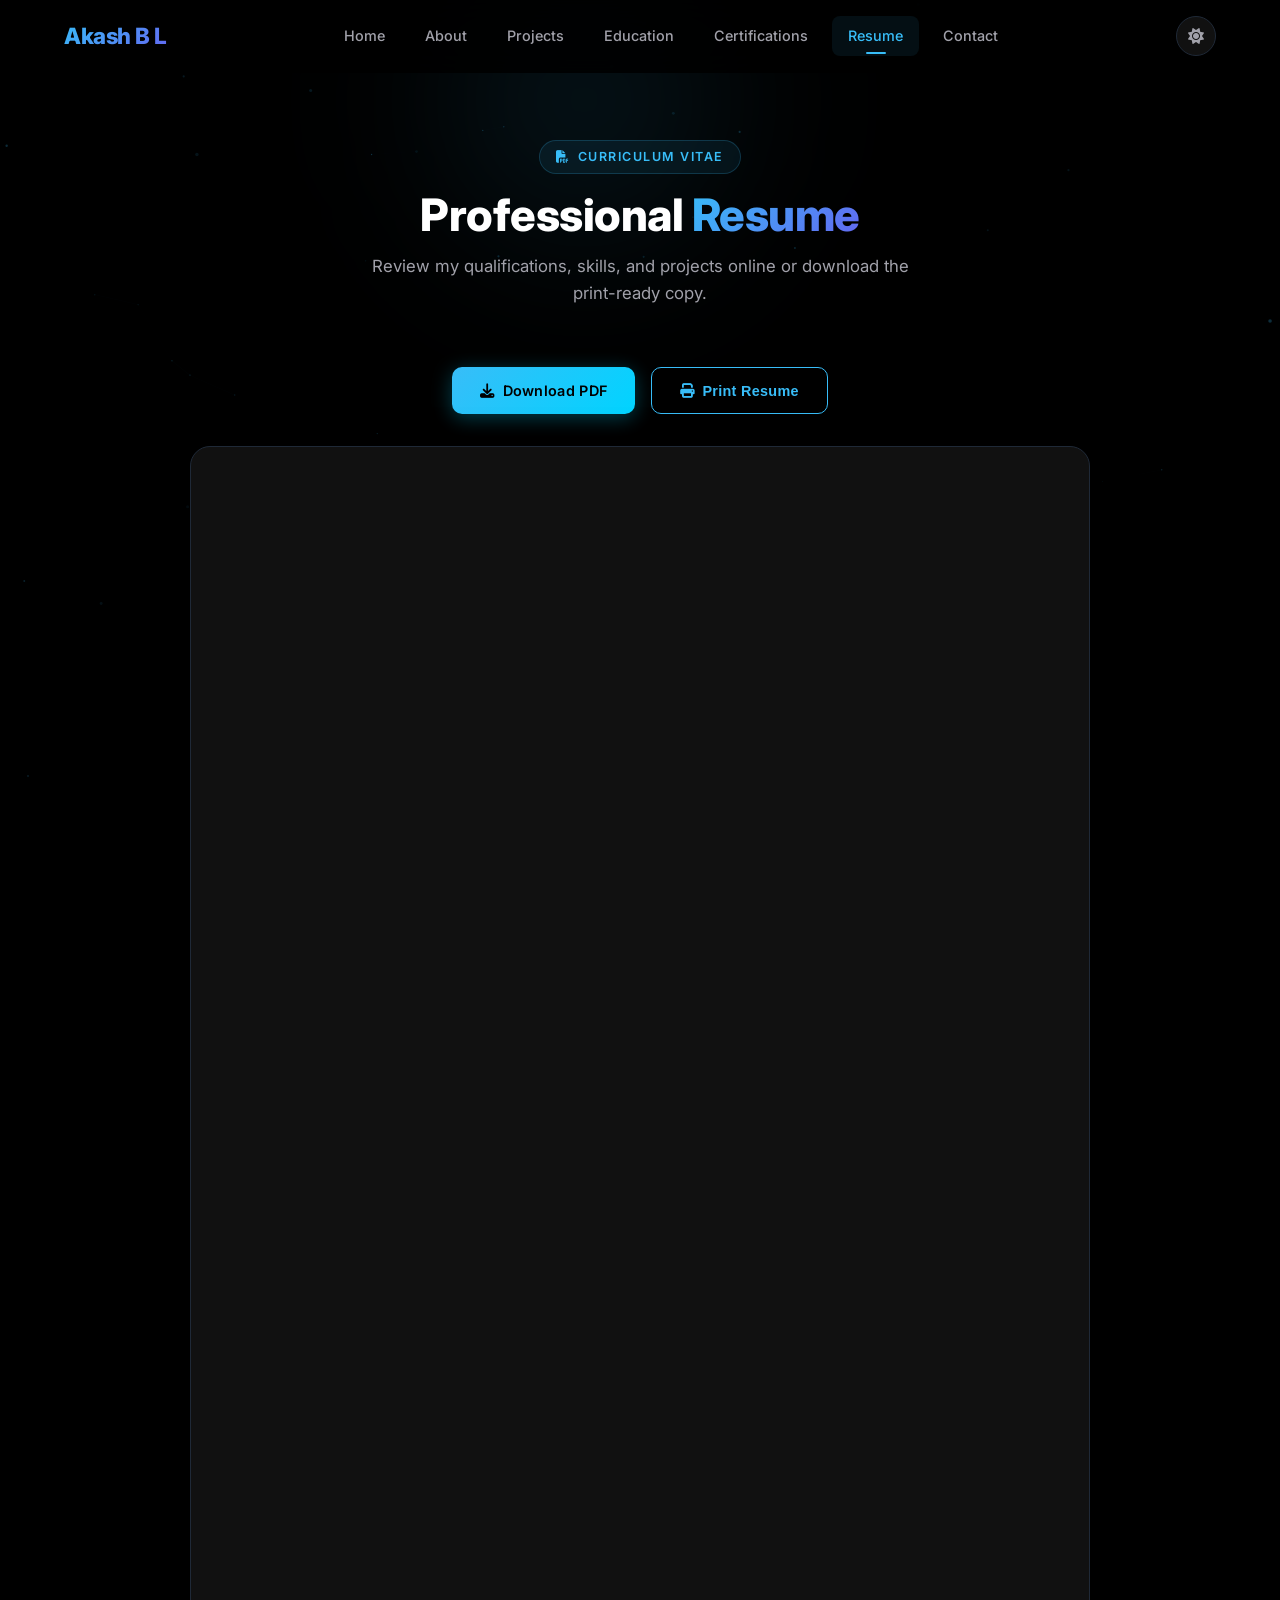
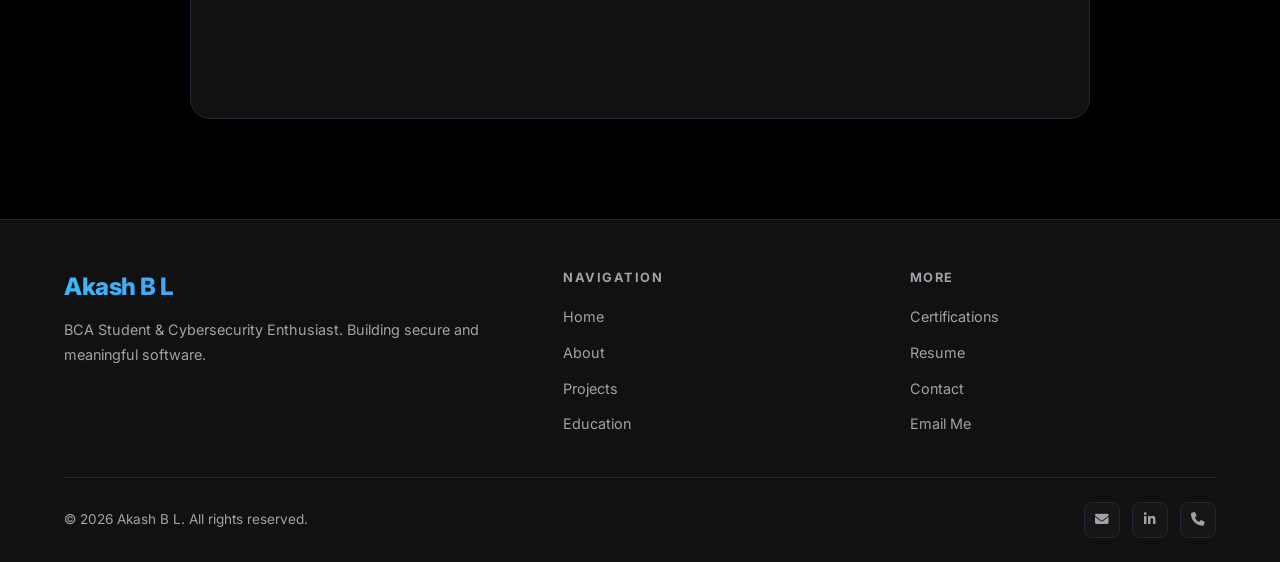
<file: portfolio/pages/resume.html>
<!DOCTYPE html>
<html lang="en">
<head>
  <meta charset="UTF-8" />
  <meta name="viewport" content="width=device-width, initial-scale=1.0" />
  <title>Resume | Akash B L</title>
  <meta name="description" content="View or download the professional CV of Akash B L, BCA Student with cybersecurity focus." />

  <!-- Favicon -->
  <link rel="icon" type="image/jpeg" href="../assets/images/profile.jpg" />

  <!-- Google Fonts -->
  <link rel="preconnect" href="https://fonts.googleapis.com" />
  <link rel="preconnect" href="https://fonts.gstatic.com" crossorigin />
  <link href="https://fonts.googleapis.com/css2?family=Inter:wght@300;400;500;600;700;800;900&family=Fira+Code:wght@300;400;500&display=swap" rel="stylesheet" />

  <!-- Font Awesome -->
  <link rel="stylesheet" href="https://cdnjs.cloudflare.com/ajax/libs/font-awesome/6.5.0/css/all.min.css" />

  <!-- Styles -->
  <link rel="stylesheet" href="../assets/css/style.css" />
  <link rel="stylesheet" href="../assets/css/pages.css" />
  <style>
    /* Print-friendly styles */
    @media print {
      body {
        background: white;
        color: black;
      }
      .navbar, .page-header-section, .resume-actions, .footer, .scroll-top, #particles-canvas, .page-loader {
        display: none !important;
      }
      .section {
        padding: 0 !important;
      }
      .resume-wrapper {
        max-width: 100% !important;
      }
      .resume-frame-container {
        border: none !important;
        box-shadow: none !important;
        aspect-ratio: auto !important;
        height: auto !important;
      }
      .resume-iframe {
        display: block !important;
        width: 100% !important;
        height: 100vh !important;
      }
    }
  </style>
</head>
<body>

<!-- Page Loader -->
<div class="page-loader" id="page-loader">
  <div class="loader-logo">AB</div>
  <div class="loader-bar"><div class="loader-fill"></div></div>
</div>

<!-- Particles Canvas -->
<canvas id="particles-canvas"></canvas>

<!-- NAVBAR -->
<nav class="navbar" id="navbar">
  <div class="nav-container">
    <a href="../index.html" class="nav-logo">Akash B L</a>

    <div class="nav-links">
      <a href="../index.html">Home</a>
      <a href="about.html">About</a>
      <a href="projects.html">Projects</a>
      <a href="education.html">Education</a>
      <a href="certifications.html">Certifications</a>
      <a href="resume.html">Resume</a>
      <a href="contact.html">Contact</a>
    </div>

    <div class="nav-actions">
      <button class="theme-toggle" id="theme-toggle" aria-label="Toggle theme">
        <i class="fas fa-sun" id="theme-icon"></i>
      </button>
      <button class="hamburger" id="hamburger" aria-label="Menu">
        <span></span><span></span><span></span>
      </button>
    </div>
  </div>

  <!-- Mobile Menu -->
  <div class="mobile-menu" id="mobile-menu">
    <a href="../index.html">Home</a>
    <a href="about.html">About</a>
    <a href="projects.html">Projects</a>
    <a href="education.html">Education</a>
    <a href="certifications.html">Certifications</a>
    <a href="resume.html">Resume</a>
    <a href="contact.html">Contact</a>
  </div>
</nav>

<!-- ===================== PAGE HEADER ===================== -->
<section class="page-header-section">
  <div class="ambient-glow glow-blue" style="width:400px;height:400px;top:-100px;left:30%"></div>
  <div class="page-header-inner reveal">
    <div class="section-tag"><i class="fas fa-file-pdf"></i> Curriculum Vitae</div>
    <h1 class="section-title">Professional <span>Resume</span></h1>
    <p class="section-subtitle">Review my qualifications, skills, and projects online or download the print-ready copy.</p>
  </div>
</section>

<!-- ===================== RESUME CONTENT ===================== -->
<section class="section" style="padding-top:0">
  <div class="section-inner">
    <div class="resume-wrapper reveal">

      <!-- Action Buttons -->
      <div class="resume-actions">
        <a href="../assets/akash-resume.pdf" download class="btn btn-primary" id="download-btn-resume">
          <i class="fas fa-download"></i> Download PDF
        </a>
        <button onclick="window.print()" class="btn btn-secondary" id="print-btn-resume">
          <i class="fas fa-print"></i> Print Resume
        </button>
      </div>

      <!-- Preview Iframe -->
      <div class="resume-frame-container">
        <iframe
          src="../assets/akash-resume.pdf"
          class="resume-iframe"
          title="Akash B L Resume"
          id="resume-pdf-iframe"
        >
          <!-- Fallback if browser doesn't support embedding PDF -->
          <div class="resume-fallback">
            <div class="fallback-icon"><i class="fas fa-file-pdf"></i></div>
            <h2>PDF Preview Not Supported</h2>
            <p>Your browser doesn't support viewing PDF files inline. You can download my resume using the link below.</p>
            <a href="../assets/akash-resume.pdf" download class="btn btn-primary">
              <i class="fas fa-download"></i> Download Resume PDF
            </a>
          </div>
        </iframe>
      </div>

    </div>
  </div>
</section>

<!-- ===================== FOOTER ===================== -->
<footer class="footer">
  <div class="footer-inner">
    <div class="footer-grid">
      <div class="footer-brand">
        <a href="../index.html" class="nav-logo">Akash B L</a>
        <p>BCA Student & Cybersecurity Enthusiast. Building secure and meaningful software.</p>
      </div>
      <div class="footer-col">
        <h4>Navigation</h4>
        <ul>
          <li><a href="../index.html">Home</a></li>
          <li><a href="about.html">About</a></li>
          <li><a href="projects.html">Projects</a></li>
          <li><a href="education.html">Education</a></li>
        </ul>
      </div>
      <div class="footer-col">
        <h4>More</h4>
        <ul>
          <li><a href="certifications.html">Certifications</a></li>
          <li><a href="resume.html">Resume</a></li>
          <li><a href="contact.html">Contact</a></li>
          <li><a href="mailto:akashakubl@gmail.com">Email Me</a></li>
        </ul>
      </div>
    </div>

    <div class="footer-bottom">
      <p>&copy; 2026 Akash B L. All rights reserved.</p>
      <div class="footer-socials">
        <a href="mailto:akashakubl@gmail.com" aria-label="Email" id="footer-email">
          <i class="fas fa-envelope"></i>
        </a>
        <a href="https://www.linkedin.com/in/akash-b-l-0abb05404" target="_blank" rel="noopener" aria-label="LinkedIn" id="footer-linkedin">
          <i class="fab fa-linkedin-in"></i>
        </a>
        <a href="tel:7795047331" aria-label="Phone" id="footer-phone">
          <i class="fas fa-phone"></i>
        </a>
      </div>
    </div>
  </div>
</footer>

<!-- Scroll To Top -->
<button class="scroll-top" id="scroll-top" aria-label="Scroll to top">
  <i class="fas fa-arrow-up"></i>
</button>

<script src="../assets/js/main.js"></script>
</body>
</html>
</file>
<file: portfolio/assets/css/style.css>
/* =========================================
   GLOBAL DESIGN SYSTEM - Akash B L Portfolio
   ========================================= */

@import url('https://fonts.googleapis.com/css2?family=Inter:wght@300;400;500;600;700;800;900&family=Fira+Code:wght@300;400;500&display=swap');

/* ---- CSS Variables ---- */
:root {
  --bg: #000000;
  --surface: #111111;
  --surface2: #161616;
  --primary: #38BDF8;
  --secondary: #6366F1;
  --highlight: #00D4FF;
  --text-primary: #FFFFFF;
  --text-secondary: #A1A1AA;
  --border: #1F2937;
  --card-glow: rgba(56,189,248,0.18);
  --btn-glow: rgba(0,212,255,0.30);
  --transition: 0.3s cubic-bezier(0.4, 0, 0.2, 1);
  --font-main: 'Inter', sans-serif;
  --font-code: 'Fira Code', monospace;
  --radius: 12px;
  --radius-lg: 20px;
}

/* ---- Light Mode Variables ---- */
body.light-mode {
  --bg: #F0F4F8;
  --surface: #FFFFFF;
  --surface2: #E8EEF4;
  --text-primary: #0F172A;
  --text-secondary: #475569;
  --border: #CBD5E1;
  --card-glow: rgba(56,189,248,0.10);
}

/* ---- Reset & Base ---- */
*, *::before, *::after {
  box-sizing: border-box;
  margin: 0;
  padding: 0;
}

html {
  scroll-behavior: smooth;
  font-size: 16px;
}

body {
  background-color: var(--bg);
  color: var(--text-primary);
  font-family: var(--font-main);
  line-height: 1.6;
  overflow-x: hidden;
  transition: background-color 0.4s ease, color 0.4s ease;
}

a {
  text-decoration: none;
  color: inherit;
  transition: color var(--transition);
}

img {
  max-width: 100%;
  display: block;
}

ul { list-style: none; }

/* ---- Scrollbar ---- */
::-webkit-scrollbar { width: 6px; }
::-webkit-scrollbar-track { background: var(--bg); }
::-webkit-scrollbar-thumb { background: var(--primary); border-radius: 3px; }

/* ==========================================
   NAVBAR
   ========================================== */
.navbar {
  position: fixed;
  top: 0;
  left: 0;
  right: 0;
  z-index: 1000;
  padding: 16px 0;
  background: rgba(0,0,0,0.85);
  backdrop-filter: blur(16px);
  -webkit-backdrop-filter: blur(16px);
  border-bottom: 1px solid transparent;
  transition: all var(--transition);
}

body.light-mode .navbar {
  background: rgba(240,244,248,0.9);
  border-bottom-color: var(--border);
}

.navbar.scrolled {
  padding: 10px 0;
  border-bottom-color: var(--border);
  box-shadow: 0 4px 30px rgba(0,0,0,0.4);
}

.nav-container {
  max-width: 1200px;
  margin: 0 auto;
  padding: 0 24px;
  display: flex;
  align-items: center;
  justify-content: space-between;
}

.nav-logo {
  font-size: 1.4rem;
  font-weight: 800;
  background: linear-gradient(135deg, var(--primary), var(--secondary));
  -webkit-background-clip: text;
  -webkit-text-fill-color: transparent;
  background-clip: text;
  letter-spacing: -0.5px;
}

.nav-links {
  display: flex;
  align-items: center;
  gap: 8px;
}

.nav-links a {
  padding: 8px 16px;
  border-radius: 8px;
  font-size: 0.9rem;
  font-weight: 500;
  color: var(--text-secondary);
  transition: all var(--transition);
  position: relative;
}

.nav-links a:hover,
.nav-links a.active {
  color: var(--primary);
  background: rgba(56,189,248,0.08);
}

.nav-links a.active::after {
  content: '';
  position: absolute;
  bottom: 2px;
  left: 50%;
  transform: translateX(-50%);
  width: 20px;
  height: 2px;
  background: var(--primary);
  border-radius: 2px;
}

.nav-actions {
  display: flex;
  align-items: center;
  gap: 12px;
}

.theme-toggle {
  background: var(--surface);
  border: 1px solid var(--border);
  border-radius: 50%;
  width: 40px;
  height: 40px;
  display: flex;
  align-items: center;
  justify-content: center;
  cursor: pointer;
  color: var(--text-secondary);
  font-size: 1rem;
  transition: all var(--transition);
}

.theme-toggle:hover {
  color: var(--primary);
  border-color: var(--primary);
  box-shadow: 0 0 12px var(--card-glow);
}

.hamburger {
  display: none;
  flex-direction: column;
  gap: 5px;
  cursor: pointer;
  padding: 4px;
  background: none;
  border: none;
}

.hamburger span {
  display: block;
  width: 24px;
  height: 2px;
  background: var(--text-primary);
  border-radius: 2px;
  transition: all var(--transition);
}

.hamburger.open span:nth-child(1) { transform: translateY(7px) rotate(45deg); }
.hamburger.open span:nth-child(2) { opacity: 0; }
.hamburger.open span:nth-child(3) { transform: translateY(-7px) rotate(-45deg); }

.mobile-menu {
  display: none;
  flex-direction: column;
  gap: 4px;
  padding: 16px 24px;
  background: var(--surface);
  border-top: 1px solid var(--border);
}

.mobile-menu a {
  padding: 12px 16px;
  border-radius: 8px;
  font-weight: 500;
  color: var(--text-secondary);
  transition: all var(--transition);
}

.mobile-menu a:hover,
.mobile-menu a.active {
  color: var(--primary);
  background: rgba(56,189,248,0.08);
}

.mobile-menu.open { display: flex; }

/* ==========================================
   BUTTONS
   ========================================== */
.btn {
  display: inline-flex;
  align-items: center;
  gap: 8px;
  padding: 12px 28px;
  border-radius: 10px;
  font-size: 0.9rem;
  font-weight: 600;
  cursor: pointer;
  transition: all var(--transition);
  border: none;
  outline: none;
  letter-spacing: 0.3px;
}

.btn-primary {
  background: linear-gradient(135deg, var(--primary), var(--highlight));
  color: #000;
  box-shadow: 0 4px 20px var(--btn-glow);
}

.btn-primary:hover {
  transform: translateY(-2px);
  box-shadow: 0 8px 30px var(--btn-glow), 0 0 0 1px rgba(56,189,248,0.4);
}

.btn-secondary {
  background: transparent;
  color: var(--primary);
  border: 1.5px solid var(--primary);
}

.btn-secondary:hover {
  background: rgba(56,189,248,0.08);
  transform: translateY(-2px);
  box-shadow: 0 4px 20px var(--card-glow);
}

.btn-ghost {
  background: var(--surface);
  color: var(--text-secondary);
  border: 1px solid var(--border);
}

.btn-ghost:hover {
  color: var(--primary);
  border-color: var(--primary);
  transform: translateY(-2px);
}

/* ==========================================
   SECTION COMMONS
   ========================================== */
.section {
  padding: 100px 0;
  position: relative;
}

.section-inner {
  max-width: 1200px;
  margin: 0 auto;
  padding: 0 24px;
}

.section-tag {
  display: inline-flex;
  align-items: center;
  gap: 8px;
  background: rgba(56,189,248,0.08);
  border: 1px solid rgba(56,189,248,0.2);
  border-radius: 30px;
  padding: 6px 16px;
  font-size: 0.78rem;
  font-weight: 600;
  color: var(--primary);
  letter-spacing: 1.5px;
  text-transform: uppercase;
  margin-bottom: 16px;
}

.section-title {
  font-size: clamp(2rem, 4vw, 2.8rem);
  font-weight: 800;
  color: var(--text-primary);
  line-height: 1.15;
  letter-spacing: -0.5px;
}

.section-title span {
  background: linear-gradient(135deg, var(--primary), var(--secondary));
  -webkit-background-clip: text;
  -webkit-text-fill-color: transparent;
  background-clip: text;
}

.section-subtitle {
  font-size: 1.05rem;
  color: var(--text-secondary);
  margin-top: 12px;
  max-width: 550px;
}

/* ==========================================
   CARDS
   ========================================== */
.card {
  background: var(--surface);
  border: 1px solid var(--border);
  border-radius: var(--radius-lg);
  padding: 28px;
  transition: all var(--transition);
  position: relative;
  overflow: hidden;
}

.card::before {
  content: '';
  position: absolute;
  inset: 0;
  background: linear-gradient(135deg, var(--card-glow), transparent);
  opacity: 0;
  transition: opacity var(--transition);
  border-radius: inherit;
}

.card:hover {
  border-color: rgba(56,189,248,0.35);
  box-shadow: 0 8px 40px var(--card-glow);
  transform: translateY(-4px);
}

.card:hover::before { opacity: 1; }

/* ==========================================
   AMBIENT GLOW EFFECTS
   ========================================== */
.ambient-glow {
  position: absolute;
  border-radius: 50%;
  filter: blur(80px);
  pointer-events: none;
  z-index: 0;
}

.glow-blue {
  background: radial-gradient(circle, rgba(56,189,248,0.15) 0%, transparent 70%);
}

.glow-purple {
  background: radial-gradient(circle, rgba(99,102,241,0.12) 0%, transparent 70%);
}

/* ==========================================
   SCROLL ANIMATIONS
   ========================================== */
.reveal {
  opacity: 0;
  transform: translateY(30px);
  transition: opacity 0.7s ease, transform 0.7s ease;
}

.reveal.visible {
  opacity: 1;
  transform: translateY(0);
}

.reveal-left {
  opacity: 0;
  transform: translateX(-30px);
  transition: opacity 0.7s ease, transform 0.7s ease;
}

.reveal-left.visible {
  opacity: 1;
  transform: translateX(0);
}

.reveal-right {
  opacity: 0;
  transform: translateX(30px);
  transition: opacity 0.7s ease, transform 0.7s ease;
}

.reveal-right.visible {
  opacity: 1;
  transform: translateX(0);
}

/* ==========================================
   FOOTER
   ========================================== */
.footer {
  background: var(--surface);
  border-top: 1px solid var(--border);
  padding: 48px 0 24px;
}

.footer-inner {
  max-width: 1200px;
  margin: 0 auto;
  padding: 0 24px;
}

.footer-grid {
  display: grid;
  grid-template-columns: 1.5fr 1fr 1fr;
  gap: 40px;
  margin-bottom: 40px;
}

.footer-brand .nav-logo {
  font-size: 1.5rem;
  display: block;
  margin-bottom: 12px;
}

.footer-brand p {
  font-size: 0.9rem;
  color: var(--text-secondary);
  line-height: 1.7;
}

.footer-col h4 {
  font-size: 0.8rem;
  font-weight: 700;
  text-transform: uppercase;
  letter-spacing: 1.5px;
  color: var(--text-secondary);
  margin-bottom: 16px;
}

.footer-col ul {
  display: flex;
  flex-direction: column;
  gap: 10px;
}

.footer-col ul a {
  font-size: 0.9rem;
  color: var(--text-secondary);
  transition: color var(--transition);
}

.footer-col ul a:hover { color: var(--primary); }

.footer-bottom {
  border-top: 1px solid var(--border);
  padding-top: 24px;
  display: flex;
  align-items: center;
  justify-content: space-between;
  flex-wrap: wrap;
  gap: 12px;
}

.footer-bottom p {
  font-size: 0.85rem;
  color: var(--text-secondary);
}

.footer-socials {
  display: flex;
  gap: 12px;
}

.footer-socials a {
  width: 36px;
  height: 36px;
  border-radius: 8px;
  background: var(--surface2);
  border: 1px solid var(--border);
  display: flex;
  align-items: center;
  justify-content: center;
  font-size: 0.85rem;
  color: var(--text-secondary);
  transition: all var(--transition);
}

.footer-socials a:hover {
  color: var(--primary);
  border-color: var(--primary);
  box-shadow: 0 0 12px var(--card-glow);
}

/* ==========================================
   SCROLL TO TOP
   ========================================== */
.scroll-top {
  position: fixed;
  bottom: 28px;
  right: 28px;
  width: 46px;
  height: 46px;
  border-radius: 12px;
  background: linear-gradient(135deg, var(--primary), var(--secondary));
  color: #000;
  display: flex;
  align-items: center;
  justify-content: center;
  font-size: 1rem;
  cursor: pointer;
  border: none;
  opacity: 0;
  pointer-events: none;
  transform: translateY(16px);
  transition: all var(--transition);
  z-index: 999;
  box-shadow: 0 4px 20px var(--btn-glow);
}

.scroll-top.visible {
  opacity: 1;
  pointer-events: auto;
  transform: translateY(0);
}

.scroll-top:hover {
  transform: translateY(-3px);
  box-shadow: 0 8px 30px var(--btn-glow);
}

/* ==========================================
   PAGE LOADER
   ========================================== */
.page-loader {
  position: fixed;
  inset: 0;
  background: var(--bg);
  z-index: 9999;
  display: flex;
  flex-direction: column;
  align-items: center;
  justify-content: center;
  gap: 24px;
  transition: opacity 0.5s ease, visibility 0.5s ease;
}

.page-loader.hidden {
  opacity: 0;
  visibility: hidden;
}

.loader-logo {
  font-size: 2rem;
  font-weight: 800;
  background: linear-gradient(135deg, var(--primary), var(--secondary));
  -webkit-background-clip: text;
  -webkit-text-fill-color: transparent;
  background-clip: text;
}

.loader-bar {
  width: 200px;
  height: 3px;
  background: var(--surface);
  border-radius: 3px;
  overflow: hidden;
}

.loader-fill {
  height: 100%;
  background: linear-gradient(90deg, var(--primary), var(--secondary));
  border-radius: 3px;
  animation: loadFill 1.2s ease forwards;
}

@keyframes loadFill {
  from { width: 0%; }
  to { width: 100%; }
}

/* ==========================================
   PARTICLES CANVAS
   ========================================== */
#particles-canvas {
  position: fixed;
  top: 0;
  left: 0;
  width: 100%;
  height: 100%;
  pointer-events: none;
  z-index: 0;
  opacity: 0.4;
}

/* ==========================================
   SKILL BARS
   ========================================== */
.skill-bar-container {
  display: flex;
  flex-direction: column;
  gap: 16px;
}

.skill-bar {
  display: flex;
  flex-direction: column;
  gap: 8px;
}

.skill-bar-header {
  display: flex;
  justify-content: space-between;
  align-items: center;
}

.skill-bar-label {
  font-size: 0.9rem;
  font-weight: 500;
  color: var(--text-primary);
}

.skill-bar-pct {
  font-size: 0.8rem;
  font-weight: 600;
  color: var(--primary);
  font-family: var(--font-code);
}

.skill-bar-track {
  height: 6px;
  background: var(--border);
  border-radius: 6px;
  overflow: hidden;
}

.skill-bar-fill {
  height: 100%;
  background: linear-gradient(90deg, var(--primary), var(--secondary));
  border-radius: 6px;
  width: 0%;
  transition: width 1.2s cubic-bezier(0.4, 0, 0.2, 1);
}

/* ==========================================
   TIMELINE
   ========================================== */
.timeline {
  position: relative;
  padding-left: 32px;
}

.timeline::before {
  content: '';
  position: absolute;
  left: 0;
  top: 8px;
  bottom: 0;
  width: 2px;
  background: linear-gradient(to bottom, var(--primary), transparent);
}

.timeline-item {
  position: relative;
  margin-bottom: 36px;
}

.timeline-item::before {
  content: '';
  position: absolute;
  left: -37px;
  top: 6px;
  width: 12px;
  height: 12px;
  border-radius: 50%;
  background: var(--primary);
  box-shadow: 0 0 12px rgba(56,189,248,0.5);
  border: 2px solid var(--bg);
}

.timeline-date {
  font-size: 0.78rem;
  font-weight: 600;
  color: var(--primary);
  font-family: var(--font-code);
  letter-spacing: 0.5px;
  margin-bottom: 6px;
}

.timeline-title {
  font-size: 1rem;
  font-weight: 700;
  color: var(--text-primary);
  margin-bottom: 4px;
}

.timeline-sub {
  font-size: 0.9rem;
  color: var(--text-secondary);
}

/* ==========================================
   BADGE / TAG
   ========================================== */
.tech-tag {
  display: inline-block;
  padding: 4px 12px;
  border-radius: 6px;
  background: rgba(56,189,248,0.08);
  border: 1px solid rgba(56,189,248,0.2);
  font-size: 0.78rem;
  font-weight: 500;
  color: var(--primary);
  font-family: var(--font-code);
  transition: all var(--transition);
}

.tech-tag:hover {
  background: rgba(56,189,248,0.16);
  border-color: var(--primary);
}

/* ==========================================
   GLASS CARD
   ========================================== */
.glass-card {
  background: rgba(17,17,17,0.7);
  backdrop-filter: blur(12px);
  -webkit-backdrop-filter: blur(12px);
  border: 1px solid rgba(56,189,248,0.12);
  border-radius: var(--radius-lg);
}

body.light-mode .glass-card {
  background: rgba(255,255,255,0.75);
  border-color: rgba(56,189,248,0.2);
}

/* ==========================================
   RESPONSIVE
   ========================================== */
@media (max-width: 768px) {
  .nav-links { display: none; }
  .hamburger { display: flex; }

  .footer-grid {
    grid-template-columns: 1fr;
    gap: 28px;
  }

  .section { padding: 72px 0; }
}
</file>
<file: portfolio/assets/css/home.css>
/* =========================================
   HOME PAGE SPECIFIC STYLES - Akash B L
   ========================================= */

/* ---- Hero Section ---- */
.hero-section {
  min-height: 100vh;
  display: flex;
  align-items: center;
  position: relative;
  padding-top: 100px;
  overflow: hidden;
}

.hero-inner {
  max-width: 1200px;
  margin: 0 auto;
  padding: 0 24px;
  width: 100%;
  display: grid;
  grid-template-columns: 1.2fr 0.8fr;
  gap: 48px;
  align-items: center;
  z-index: 1;
}

.hero-content {
  display: flex;
  flex-direction: column;
  align-items: flex-start;
}

.hero-name {
  font-size: clamp(2.5rem, 5vw, 4rem);
  font-weight: 900;
  line-height: 1.1;
  letter-spacing: -1px;
  margin-bottom: 16px;
  color: var(--text-primary);
}

.hero-name span {
  background: linear-gradient(135deg, var(--primary), var(--secondary));
  -webkit-background-clip: text;
  -webkit-text-fill-color: transparent;
  background-clip: text;
}

.hero-typing-wrap {
  font-family: var(--font-code);
  font-size: clamp(1.2rem, 2.5vw, 1.8rem);
  font-weight: 500;
  margin-bottom: 24px;
  color: var(--text-primary);
}

.typing-cursor-wrap {
  color: var(--primary);
  display: inline-flex;
  align-items: center;
}

.typing-cursor {
  animation: blink 0.8s infinite;
  margin-left: 2px;
}

@keyframes blink {
  0%, 100% { opacity: 1; }
  50% { opacity: 0; }
}

.hero-desc {
  font-size: 1.05rem;
  color: var(--text-secondary);
  max-width: 600px;
  margin-bottom: 36px;
  line-height: 1.7;
}

.hero-cta {
  display: flex;
  flex-wrap: wrap;
  gap: 16px;
  margin-bottom: 40px;
}

.hero-socials {
  display: flex;
  gap: 16px;
}

.social-link {
  width: 44px;
  height: 44px;
  border-radius: 10px;
  background: var(--surface);
  border: 1px solid var(--border);
  display: flex;
  align-items: center;
  justify-content: center;
  font-size: 1.1rem;
  color: var(--text-secondary);
  transition: all var(--transition);
}

.social-link:hover {
  color: var(--primary);
  border-color: var(--primary);
  transform: translateY(-2px);
  box-shadow: 0 0 12px var(--card-glow);
}

/* ---- Profile Photo ---- */
.hero-photo-wrap {
  position: relative;
  display: flex;
  justify-content: center;
  align-items: center;
}

.hero-photo {
  width: 300px;
  height: 300px;
  border-radius: 50%;
  object-fit: cover;
  border: 2px solid var(--border);
  box-shadow: 0 10px 30px rgba(0, 0, 0, 0.5);
  position: relative;
  z-index: 2;
  transition: border-color var(--transition), box-shadow var(--transition);
}

body.light-mode .hero-photo {
  border-color: var(--border);
  box-shadow: 0 10px 30px rgba(0, 0, 0, 0.15);
}

.hero-photo:hover {
  border-color: var(--primary);
  box-shadow: 0 10px 35px var(--card-glow);
}

.hero-photo-bg {
  position: absolute;
  width: 320px;
  height: 320px;
  border-radius: 50%;
  background: radial-gradient(circle, rgba(56, 189, 248, 0.08) 0%, transparent 70%);
  z-index: 1;
}

/* Floating Chips */
.code-chip {
  position: absolute;
  padding: 8px 16px;
  border-radius: 20px;
  background: rgba(17, 17, 17, 0.85);
  backdrop-filter: blur(8px);
  -webkit-backdrop-filter: blur(8px);
  border: 1px solid var(--border);
  font-size: 0.85rem;
  font-weight: 600;
  font-family: var(--font-code);
  color: var(--text-primary);
  display: flex;
  align-items: center;
  gap: 8px;
  box-shadow: 0 4px 12px rgba(0, 0, 0, 0.3);
  z-index: 3;
  pointer-events: none;
  animation: float 4s ease-in-out infinite;
}

.code-chip i {
  color: var(--primary);
}

.chip-1 {
  top: 15%;
  left: -10%;
  animation-delay: 0s;
}

.chip-2 {
  bottom: 25%;
  right: -5%;
  animation-delay: 1.5s;
}

.chip-3 {
  bottom: 10%;
  left: 5%;
  animation-delay: 0.7s;
}

@keyframes float {
  0%, 100% { transform: translateY(0); }
  50% { transform: translateY(-8px); }
}

/* ---- Scroll Indicator ---- */
.scroll-indicator {
  position: absolute;
  bottom: 40px;
  left: 50%;
  transform: translateX(-50%);
  display: flex;
  flex-direction: column;
  align-items: center;
  gap: 8px;
  font-size: 0.8rem;
  font-family: var(--font-code);
  color: var(--text-secondary);
  opacity: 0.8;
  z-index: 2;
  pointer-events: none;
}

.scroll-line {
  width: 2px;
  height: 40px;
  background: linear-gradient(to bottom, var(--primary), transparent);
  position: relative;
  overflow: hidden;
}

.scroll-line::after {
  content: '';
  position: absolute;
  top: 0;
  left: 0;
  width: 100%;
  height: 20px;
  background: var(--text-primary);
  animation: scrollAnim 1.8s infinite ease-in-out;
}

@keyframes scrollAnim {
  0% { transform: translateY(-100%); }
  80% { transform: translateY(200%); }
  100% { transform: translateY(200%); }
}

/* ---- Stats Section ---- */
.stats-grid {
  display: grid;
  grid-template-columns: repeat(auto-fit, minmax(220px, 1fr));
  gap: 24px;
}

.stat-card {
  text-align: center;
  display: flex;
  flex-direction: column;
  align-items: center;
  justify-content: center;
}

.stat-icon {
  width: 50px;
  height: 50px;
  border-radius: 12px;
  background: rgba(56, 189, 248, 0.08);
  border: 1px solid rgba(56, 189, 248, 0.15);
  display: flex;
  align-items: center;
  justify-content: center;
  font-size: 1.2rem;
  color: var(--primary);
  margin-bottom: 16px;
}

.stat-value {
  font-size: 2.2rem;
  font-weight: 800;
  color: var(--text-primary);
  margin-bottom: 4px;
}

.stat-label {
  font-size: 0.9rem;
  color: var(--text-secondary);
}

/* ---- Featured Projects ---- */
.section-header {
  text-align: center;
  margin-bottom: 56px;
  display: flex;
  flex-direction: column;
  align-items: center;
}

.featured-grid {
  display: grid;
  grid-template-columns: 1fr 1fr;
  gap: 32px;
}

.featured-card {
  padding: 36px;
  display: flex;
  flex-direction: column;
  justify-content: space-between;
  height: 100%;
}

.featured-card-header {
  display: flex;
  justify-content: space-between;
  align-items: center;
  margin-bottom: 24px;
}

.proj-icon {
  width: 48px;
  height: 48px;
  border-radius: 10px;
  background: rgba(56, 189, 248, 0.08);
  border: 1px solid rgba(56, 189, 248, 0.15);
  display: flex;
  align-items: center;
  justify-content: center;
  font-size: 1.2rem;
  color: var(--primary);
}

.proj-badges {
  display: flex;
  gap: 8px;
}

.proj-title {
  font-size: 1.35rem;
  font-weight: 700;
  color: var(--text-primary);
  margin-bottom: 12px;
}

.proj-desc {
  font-size: 0.95rem;
  color: var(--text-secondary);
  line-height: 1.6;
  margin-bottom: 28px;
  flex-grow: 1;
}

.proj-link {
  align-self: flex-start;
  padding: 8px 16px;
  font-size: 0.8rem;
}

/* ---- Skills Teaser ---- */
.skills-teaser-wrap {
  display: grid;
  grid-template-columns: 1fr 1fr;
  gap: 48px;
  align-items: center;
}

.skills-chips {
  display: flex;
  flex-direction: column;
  gap: 16px;
}

.chips-row {
  display: flex;
  flex-wrap: wrap;
  gap: 12px;
}

.skill-chip {
  padding: 10px 20px;
  background: var(--surface);
  border: 1px solid var(--border);
  border-radius: var(--radius);
  color: var(--text-primary);
  font-weight: 500;
  font-size: 0.9rem;
  display: flex;
  align-items: center;
  gap: 10px;
  transition: all var(--transition);
}

.skill-chip i {
  color: var(--primary);
  font-size: 1.05rem;
}

.skill-chip:hover {
  border-color: var(--primary);
  box-shadow: 0 4px 15px var(--card-glow);
  transform: translateY(-2px);
}

.text-center {
  text-align: center;
}

/* ---- Responsive ---- */
@media (max-width: 992px) {
  .hero-inner {
    grid-template-columns: 1fr;
    text-align: center;
    gap: 40px;
  }

  .hero-content {
    align-items: center;
  }

  .hero-photo-wrap {
    order: -1;
  }

  .chip-1 { left: 0%; top: 5%; }
  .chip-2 { right: 0%; bottom: 15%; }
  .chip-3 { left: 5%; bottom: 0%; }

  .featured-grid {
    grid-template-columns: 1fr;
  }

  .skills-teaser-wrap {
    grid-template-columns: 1fr;
    gap: 36px;
    text-align: center;
  }

  .skills-teaser-wrap .reveal-left {
    display: flex;
    flex-direction: column;
    align-items: center;
  }

  .chips-row {
    justify-content: center;
  }
}

@media (max-width: 480px) {
  .hero-photo {
    width: 240px;
    height: 240px;
  }
  .hero-photo-bg {
    width: 260px;
    height: 260px;
  }
  .chip-1, .chip-2, .chip-3 {
    font-size: 0.75rem;
    padding: 6px 12px;
  }
}
</file>
<file: portfolio/assets/css/pages.css>
/* =========================================
   SUBPAGES SPECIFIC STYLES - Akash B L
   ========================================= */

.page-header-section {
  padding: 140px 0 60px;
  position: relative;
  overflow: hidden;
  text-align: center;
}

.page-header-inner {
  max-width: 1200px;
  margin: 0 auto;
  padding: 0 24px;
  position: relative;
  z-index: 2;
  display: flex;
  flex-direction: column;
  align-items: center;
}

/* ---- About Page ---- */
.about-grid {
  display: grid;
  grid-template-columns: 0.8fr 1.2fr;
  gap: 56px;
  align-items: flex-start;
}

.about-photo-card {
  text-align: center;
  position: sticky;
  top: 100px;
}

.about-profile-photo {
  width: 250px;
  height: 250px;
  border-radius: 50%;
  object-fit: cover;
  border: 2px solid var(--border);
  margin: 0 auto 24px;
  box-shadow: 0 8px 30px rgba(0, 0, 0, 0.4);
}

.about-meta {
  display: flex;
  flex-direction: column;
  gap: 12px;
}

.meta-item {
  display: flex;
  align-items: center;
  gap: 12px;
  font-size: 0.95rem;
  color: var(--text-secondary);
  justify-content: center;
}

.meta-item i {
  color: var(--primary);
  width: 16px;
}

.about-bio {
  font-size: 1.05rem;
  color: var(--text-secondary);
  line-height: 1.8;
  margin-bottom: 40px;
}

.about-skills-section {
  margin-top: 48px;
}

.skills-grid {
  display: grid;
  grid-template-columns: 1fr 1fr;
  gap: 32px;
}

.skills-category h3 {
  font-size: 1.15rem;
  font-weight: 700;
  color: var(--text-primary);
  margin-bottom: 20px;
  display: flex;
  align-items: center;
  gap: 10px;
  border-bottom: 1px solid var(--border);
  padding-bottom: 8px;
}

.skills-category h3 i {
  color: var(--primary);
}

.strengths-grid {
  display: grid;
  grid-template-columns: repeat(auto-fit, minmax(200px, 1fr));
  gap: 20px;
  margin-top: 32px;
}

.strength-card {
  display: flex;
  align-items: flex-start;
  gap: 16px;
}

.strength-icon {
  width: 40px;
  height: 40px;
  border-radius: 8px;
  background: rgba(56, 189, 248, 0.08);
  border: 1px solid rgba(56, 189, 248, 0.15);
  display: flex;
  align-items: center;
  justify-content: center;
  font-size: 1rem;
  color: var(--primary);
  flex-shrink: 0;
}

.strength-title {
  font-size: 0.95rem;
  font-weight: 600;
  color: var(--text-primary);
  margin-bottom: 4px;
}

.strength-desc {
  font-size: 0.85rem;
  color: var(--text-secondary);
}

/* ---- Projects Page ---- */
.projects-filter-bar {
  display: flex;
  justify-content: center;
  gap: 12px;
  margin-bottom: 48px;
  flex-wrap: wrap;
}

.filter-btn {
  padding: 8px 20px;
  border-radius: 30px;
  background: var(--surface);
  border: 1px solid var(--border);
  color: var(--text-secondary);
  font-size: 0.85rem;
  font-weight: 600;
  cursor: pointer;
  transition: all var(--transition);
}

.filter-btn:hover,
.filter-btn.active {
  background: rgba(56, 189, 248, 0.08);
  border-color: var(--primary);
  color: var(--primary);
}

.projects-grid {
  display: grid;
  grid-template-columns: repeat(auto-fill, minmax(360px, 1fr));
  gap: 32px;
}

.project-card {
  display: flex;
  flex-direction: column;
  height: 100%;
}

.project-card.hidden {
  opacity: 0;
  transform: scale(0.95);
  transition: opacity 0.3s, transform 0.3s;
}

.project-links {
  display: flex;
  gap: 12px;
  margin-top: auto;
}

/* ---- Education Page ---- */
.education-timeline {
  max-width: 800px;
  margin: 0 auto;
}

.edu-card {
  display: flex;
  flex-direction: column;
  gap: 12px;
}

.edu-header {
  display: flex;
  justify-content: space-between;
  align-items: flex-start;
  flex-wrap: wrap;
  gap: 12px;
}

.edu-institution {
  font-size: 1.1rem;
  font-weight: 700;
  color: var(--text-primary);
}

.edu-period {
  font-family: var(--font-code);
  font-size: 0.85rem;
  color: var(--primary);
  background: rgba(56, 189, 248, 0.08);
  padding: 4px 12px;
  border-radius: 30px;
  border: 1px solid rgba(56, 189, 248, 0.15);
}

.edu-degree {
  font-size: 1rem;
  color: var(--secondary);
  font-weight: 600;
}

.edu-details {
  font-size: 0.9rem;
  color: var(--text-secondary);
}

/* ---- Certifications Page ---- */
.certs-grid {
  display: grid;
  grid-template-columns: repeat(auto-fill, minmax(320px, 1fr));
  gap: 28px;
}

.cert-card {
  display: flex;
  align-items: flex-start;
  gap: 20px;
  height: 100%;
}

.cert-icon {
  width: 48px;
  height: 48px;
  border-radius: 10px;
  background: rgba(56, 189, 248, 0.08);
  border: 1px solid rgba(56, 189, 248, 0.15);
  display: flex;
  align-items: center;
  justify-content: center;
  font-size: 1.2rem;
  color: var(--primary);
  flex-shrink: 0;
}

.cert-title {
  font-size: 1.05rem;
  font-weight: 700;
  color: var(--text-primary);
  margin-bottom: 6px;
}

.cert-issuer {
  font-size: 0.85rem;
  color: var(--text-secondary);
  margin-bottom: 12px;
}

/* ---- Resume Page ---- */
.resume-wrapper {
  max-width: 900px;
  margin: 0 auto;
  display: flex;
  flex-direction: column;
  gap: 32px;
}

.resume-actions {
  display: flex;
  justify-content: center;
  gap: 16px;
  flex-wrap: wrap;
}

.resume-frame-container {
  aspect-ratio: 1 / 1.414;
  width: 100%;
  border-radius: var(--radius-lg);
  border: 1px solid var(--border);
  overflow: hidden;
  background: var(--surface);
  box-shadow: 0 10px 40px rgba(0, 0, 0, 0.5);
}

.resume-iframe {
  width: 100%;
  height: 100%;
  border: none;
}

.resume-fallback {
  display: flex;
  flex-direction: column;
  align-items: center;
  justify-content: center;
  height: 100%;
  padding: 40px;
  text-align: center;
  gap: 20px;
}

.fallback-icon {
  font-size: 3rem;
  color: var(--text-secondary);
}

/* ---- Contact Page ---- */
.contact-grid {
  display: grid;
  grid-template-columns: 0.9fr 1.1fr;
  gap: 56px;
}

.contact-info-panel {
  display: flex;
  flex-direction: column;
  gap: 32px;
}

.contact-info-card {
  display: flex;
  align-items: center;
  gap: 20px;
}

.contact-icon {
  width: 52px;
  height: 52px;
  border-radius: 12px;
  background: rgba(56, 189, 248, 0.08);
  border: 1px solid rgba(56, 189, 248, 0.15);
  display: flex;
  align-items: center;
  justify-content: center;
  font-size: 1.25rem;
  color: var(--primary);
  flex-shrink: 0;
}

.contact-label {
  font-size: 0.8rem;
  text-transform: uppercase;
  letter-spacing: 1px;
  color: var(--text-secondary);
  margin-bottom: 4px;
}

.contact-value {
  font-size: 1.05rem;
  font-weight: 600;
  color: var(--text-primary);
}

.contact-form-panel {
  display: flex;
  flex-direction: column;
}

.form-group {
  margin-bottom: 24px;
  display: flex;
  flex-direction: column;
  gap: 8px;
}

.form-label {
  font-size: 0.85rem;
  font-weight: 600;
  color: var(--text-secondary);
}

.form-control {
  background: var(--surface2);
  border: 1px solid var(--border);
  border-radius: 10px;
  padding: 14px 18px;
  font-family: var(--font-main);
  font-size: 0.95rem;
  color: var(--text-primary);
  transition: all var(--transition);
  outline: none;
}

.form-control:focus {
  border-color: var(--primary);
  box-shadow: 0 0 12px var(--card-glow);
}

.form-control.error {
  border-color: #EF4444;
  box-shadow: 0 0 12px rgba(239, 68, 68, 0.15);
}

textarea.form-control {
  resize: vertical;
  min-height: 140px;
}

.form-feedback {
  margin-top: 16px;
  font-size: 0.9rem;
  font-weight: 500;
  display: none;
}

.form-feedback.success {
  display: block;
  color: #10B981;
}

.form-feedback.error {
  display: block;
  color: #EF4444;
}

/* =========================================
   RESPONSIVE
   ========================================= */
@media (max-width: 992px) {
  .about-grid,
  .contact-grid {
    grid-template-columns: 1fr;
    gap: 40px;
  }

  .about-photo-card {
    position: static;
  }
}

@media (max-width: 600px) {
  .skills-grid {
    grid-template-columns: 1fr;
  }
}
</file>
